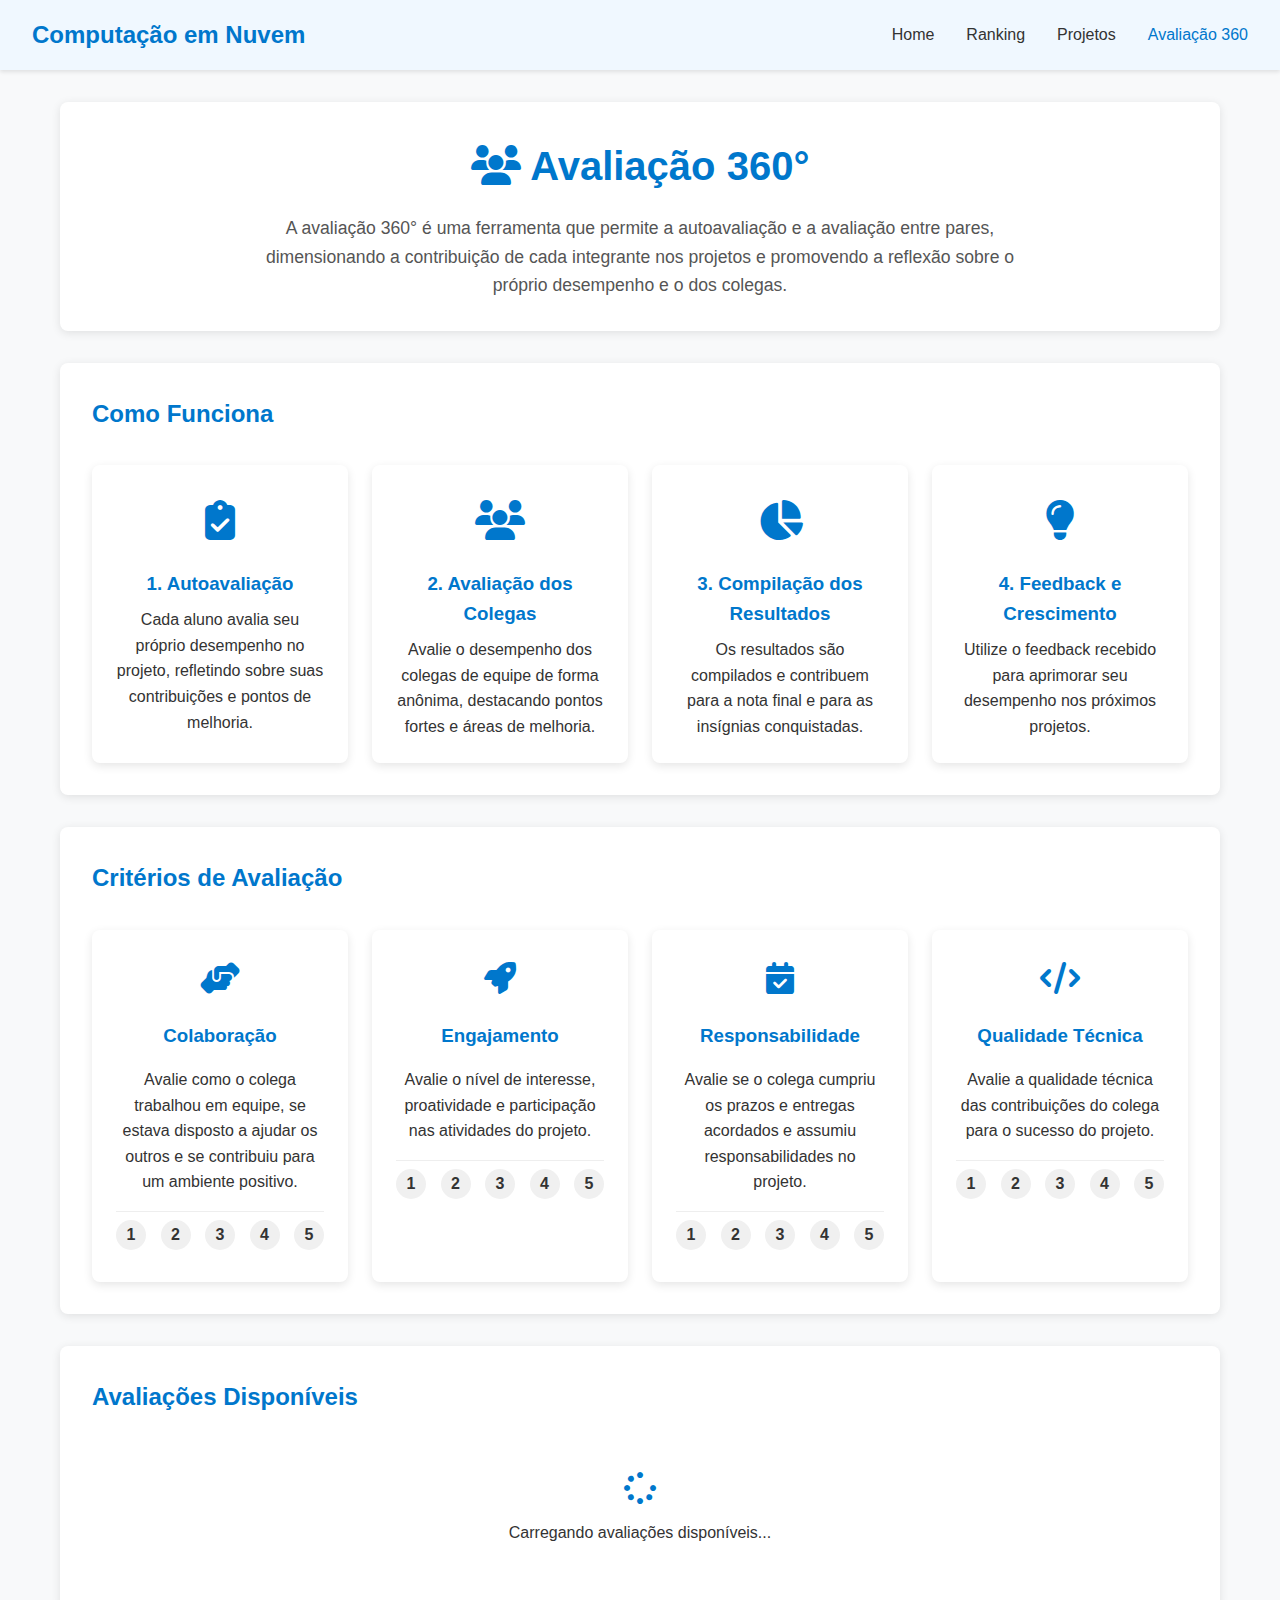
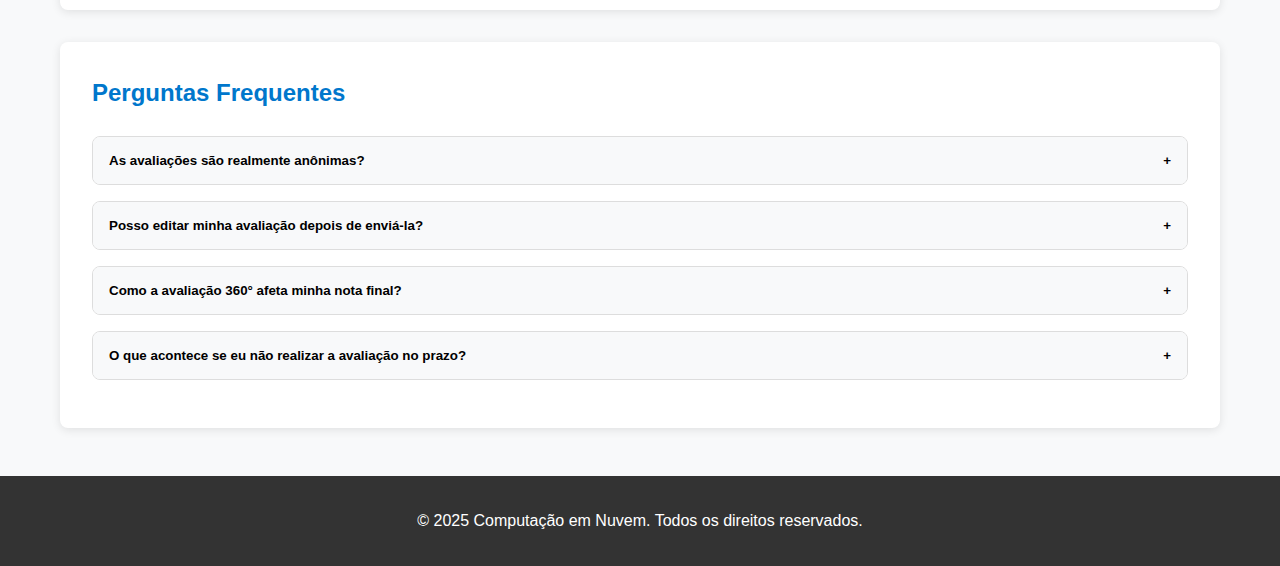
<file: avaliacao360.html>
<!DOCTYPE html>
<html lang="pt-BR">
<head>
  <meta charset="UTF-8">
  <meta name="viewport" content="width=device-width, initial-scale=1.0">
  <title>Avaliação 360° - Computação em Nuvem</title>
  <link rel="stylesheet" href="styles/avaliacao360.css">
  <link rel="stylesheet" href="https://cdnjs.cloudflare.com/ajax/libs/font-awesome/6.4.0/css/all.min.css">
</head>
<body>
  <header>
    <nav class="navbar">
      <div class="logo">
        <a href="index.html">Computação em Nuvem</a>
      </div>
      <ul class="nav-links">
        <li><a href="index.html">Home</a></li>
        <li><a href="ranking.html">Ranking</a></li>
        <li><a href="projetos.html">Projetos</a></li>
        <li><a href="avaliacao360.html" class="active">Avaliação 360</a></li>
      </ul>
      <div class="burger">
        <div class="line1"></div>
        <div class="line2"></div>
        <div class="line3"></div>
      </div>
    </nav>
  </header>

  <main class="container">
    <section class="evaluation-header">
      <h1><i class="fas fa-users"></i> Avaliação 360°</h1>
      <p class="description">A avaliação 360° é uma ferramenta que permite a autoavaliação e a avaliação entre pares, dimensionando a contribuição de cada integrante nos projetos e promovendo a reflexão sobre o próprio desempenho e o dos colegas.</p>
    </section>

    <section class="evaluation-info">
      <h2>Como Funciona</h2>
      <div class="process-steps">
        <div class="step">
          <div class="step-icon">
            <i class="fas fa-clipboard-check"></i>
          </div>
          <h3>1. Autoavaliação</h3>
          <p>Cada aluno avalia seu próprio desempenho no projeto, refletindo sobre suas contribuições e pontos de melhoria.</p>
        </div>
        
        <div class="step">
          <div class="step-icon">
            <i class="fas fa-users"></i>
          </div>
          <h3>2. Avaliação dos Colegas</h3>
          <p>Avalie o desempenho dos colegas de equipe de forma anônima, destacando pontos fortes e áreas de melhoria.</p>
        </div>
        
        <div class="step">
          <div class="step-icon">
            <i class="fas fa-chart-pie"></i>
          </div>
          <h3>3. Compilação dos Resultados</h3>
          <p>Os resultados são compilados e contribuem para a nota final e para as insígnias conquistadas.</p>
        </div>
        
        <div class="step">
          <div class="step-icon">
            <i class="fas fa-lightbulb"></i>
          </div>
          <h3>4. Feedback e Crescimento</h3>
          <p>Utilize o feedback recebido para aprimorar seu desempenho nos próximos projetos.</p>
        </div>
      </div>
    </section>

    <section class="evaluation-criteria">
      <h2>Critérios de Avaliação</h2>
      <div class="criteria-cards">
        <div class="criteria-card">
          <div class="criteria-icon">
            <i class="fas fa-hands-helping"></i>
          </div>
          <h3>Colaboração</h3>
          <p>Avalie como o colega trabalhou em equipe, se estava disposto a ajudar os outros e se contribuiu para um ambiente positivo.</p>
          <div class="criteria-scale">
            <span>1</span>
            <span>2</span>
            <span>3</span>
            <span>4</span>
            <span>5</span>
          </div>
        </div>
        
        <div class="criteria-card">
          <div class="criteria-icon">
            <i class="fas fa-rocket"></i>
          </div>
          <h3>Engajamento</h3>
          <p>Avalie o nível de interesse, proatividade e participação nas atividades do projeto.</p>
          <div class="criteria-scale">
            <span>1</span>
            <span>2</span>
            <span>3</span>
            <span>4</span>
            <span>5</span>
          </div>
        </div>
        
        <div class="criteria-card">
          <div class="criteria-icon">
            <i class="fas fa-calendar-check"></i>
          </div>
          <h3>Responsabilidade</h3>
          <p>Avalie se o colega cumpriu os prazos e entregas acordados e assumiu responsabilidades no projeto.</p>
          <div class="criteria-scale">
            <span>1</span>
            <span>2</span>
            <span>3</span>
            <span>4</span>
            <span>5</span>
          </div>
        </div>
        
        <div class="criteria-card">
          <div class="criteria-icon">
            <i class="fas fa-code"></i>
          </div>
          <h3>Qualidade Técnica</h3>
          <p>Avalie a qualidade técnica das contribuições do colega para o sucesso do projeto.</p>
          <div class="criteria-scale">
            <span>1</span>
            <span>2</span>
            <span>3</span>
            <span>4</span>
            <span>5</span>
          </div>
        </div>
      </div>
    </section>

    <section class="current-evaluations">
      <h2>Avaliações Disponíveis</h2>
      <div id="evaluation-list" class="evaluation-list">
        <div class="loading">
          <i class="fas fa-spinner fa-spin"></i>
          <p>Carregando avaliações disponíveis...</p>
        </div>
      </div>
    </section>

    <!-- Formulário será exibido quando uma avaliação for selecionada -->
    <section id="evaluation-form-section" class="evaluation-form-section" style="display: none;">
      <h2>Formulário de Avaliação</h2>
      <div class="form-container">
        <form id="evaluation-form">
          <div class="form-header">
            <h3 id="form-project-title">Projeto: [Nome do Projeto]</h3>
            <p id="form-group-name">Grupo: [Nome do Grupo]</p>
          </div>
          
          <div class="form-section">
            <h4>1. Autoavaliação</h4>
            <div class="form-group">
              <label for="self-collaboration">Colaboração:</label>
              <div class="rating-container">
                <div class="rating">
                  <input type="radio" id="self-collaboration-5" name="self-collaboration" value="5">
                  <label for="self-collaboration-5">5</label>
                  <input type="radio" id="self-collaboration-4" name="self-collaboration" value="4">
                  <label for="self-collaboration-4">4</label>
                  <input type="radio" id="self-collaboration-3" name="self-collaboration" value="3">
                  <label for="self-collaboration-3">3</label>
                  <input type="radio" id="self-collaboration-2" name="self-collaboration" value="2">
                  <label for="self-collaboration-2">2</label>
                  <input type="radio" id="self-collaboration-1" name="self-collaboration" value="1">
                  <label for="self-collaboration-1">1</label>
                </div>
              </div>
            </div>
            
            <div class="form-group">
              <label for="self-engagement">Engajamento:</label>
              <div class="rating-container">
                <div class="rating">
                  <input type="radio" id="self-engagement-5" name="self-engagement" value="5">
                  <label for="self-engagement-5">5</label>
                  <input type="radio" id="self-engagement-4" name="self-engagement" value="4">
                  <label for="self-engagement-4">4</label>
                  <input type="radio" id="self-engagement-3" name="self-engagement" value="3">
                  <label for="self-engagement-3">3</label>
                  <input type="radio" id="self-engagement-2" name="self-engagement" value="2">
                  <label for="self-engagement-2">2</label>
                  <input type="radio" id="self-engagement-1" name="self-engagement" value="1">
                  <label for="self-engagement-1">1</label>
                </div>
              </div>
            </div>
            
            <div class="form-group">
              <label for="self-responsibility">Responsabilidade:</label>
              <div class="rating-container">
                <div class="rating">
                  <input type="radio" id="self-responsibility-5" name="self-responsibility" value="5">
                  <label for="self-responsibility-5">5</label>
                  <input type="radio" id="self-responsibility-4" name="self-responsibility" value="4">
                  <label for="self-responsibility-4">4</label>
                  <input type="radio" id="self-responsibility-3" name="self-responsibility" value="3">
                  <label for="self-responsibility-3">3</label>
                  <input type="radio" id="self-responsibility-2" name="self-responsibility" value="2">
                  <label for="self-responsibility-2">2</label>
                  <input type="radio" id="self-responsibility-1" name="self-responsibility" value="1">
                  <label for="self-responsibility-1">1</label>
                </div>
              </div>
            </div>
            
            <div class="form-group">
              <label for="self-technical">Qualidade Técnica:</label>
              <div class="rating-container">
                <div class="rating">
                  <input type="radio" id="self-technical-5" name="self-technical" value="5">
                  <label for="self-technical-5">5</label>
                  <input type="radio" id="self-technical-4" name="self-technical" value="4">
                  <label for="self-technical-4">4</label>
                  <input type="radio" id="self-technical-3" name="self-technical" value="3">
                  <label for="self-technical-3">3</label>
                  <input type="radio" id="self-technical-2" name="self-technical" value="2">
                  <label for="self-technical-2">2</label>
                  <input type="radio" id="self-technical-1" name="self-technical" value="1">
                  <label for="self-technical-1">1</label>
                </div>
              </div>
            </div>

            <div class="form-group">
              <label for="self-comments">Comentários sobre sua própria participação:</label>
              <textarea id="self-comments" name="self-comments" rows="3" placeholder="Descreva suas principais contribuições e desafios enfrentados..."></textarea>
            </div>
          </div>
          
          <div class="form-section" id="peer-evaluation-container">
            <h4>2. Avaliação dos Colegas</h4>
            <p class="peer-note">As avaliações são anônimas. Avalie cada colega de grupo com honestidade e construtivamente.</p>
            
            <!-- Seções de avaliação de colegas serão geradas dinamicamente pelo JavaScript -->
            <div id="peer-evaluations">
              <!-- Um exemplo para mostrar a estrutura -->
              <div class="peer-evaluation" data-peer-id="exemplo">
                <h5>Colega: Exemplo</h5>
                
                <div class="form-group">
                  <label>Colaboração:</label>
                  <div class="rating-container">
                    <div class="rating">
                      <input type="radio" id="peer-exemplo-collaboration-5" name="peer-exemplo-collaboration" value="5">
                      <label for="peer-exemplo-collaboration-5">5</label>
                      <input type="radio" id="peer-exemplo-collaboration-4" name="peer-exemplo-collaboration" value="4">
                      <label for="peer-exemplo-collaboration-4">4</label>
                      <input type="radio" id="peer-exemplo-collaboration-3" name="peer-exemplo-collaboration" value="3">
                      <label for="peer-exemplo-collaboration-3">3</label>
                      <input type="radio" id="peer-exemplo-collaboration-2" name="peer-exemplo-collaboration" value="2">
                      <label for="peer-exemplo-collaboration-2">2</label>
                      <input type="radio" id="peer-exemplo-collaboration-1" name="peer-exemplo-collaboration" value="1">
                      <label for="peer-exemplo-collaboration-1">1</label>
                    </div>
                  </div>
                </div>
                
                <div class="form-group">
                  <label>Comentários sobre este colega:</label>
                  <textarea name="peer-exemplo-comments" rows="2" placeholder="Descreva os pontos fortes e áreas de melhoria..."></textarea>
                </div>
              </div>
            </div>
          </div>
          
          <div class="form-actions">
            <button type="submit" class="btn-submit">Enviar Avaliação</button>
            <button type="button" class="btn-cancel">Cancelar</button>
          </div>
        </form>
      </div>
    </section>

    <section class="evaluation-faq">
      <h2>Perguntas Frequentes</h2>
      <div class="accordion">
        <div class="accordion-item">
          <button class="accordion-button">
            As avaliações são realmente anônimas?
            <span class="accordion-icon">+</span>
          </button>
          <div class="accordion-content">
            <p>Sim, o sistema foi projetado para garantir o anonimato das avaliações entre colegas. O professor terá acesso aos dados para fins de avaliação, mas os alunos não saberão quem os avaliou.</p>
          </div>
        </div>
        
        <div class="accordion-item">
          <button class="accordion-button">
            Posso editar minha avaliação depois de enviá-la?
            <span class="accordion-icon">+</span>
          </button>
          <div class="accordion-content">
            <p>Não, após o envio da avaliação, não é possível editá-la. Por isso, revise cuidadosamente antes de enviar.</p>
          </div>
        </div>
        
        <div class="accordion-item">
          <button class="accordion-button">
            Como a avaliação 360° afeta minha nota final?
            <span class="accordion-icon">+</span>
          </button>
          <div class="accordion-content">
            <p>A avaliação 360° corresponde a 20% da nota final da disciplina. Os resultados também influenciam na categoria das insígnias conquistadas, podendo elevar ou reduzir o nível de acordo com sua contribuição ao projeto.</p>
          </div>
        </div>
        
        <div class="accordion-item">
          <button class="accordion-button">
            O que acontece se eu não realizar a avaliação no prazo?
            <span class="accordion-icon">+</span>
          </button>
          <div class="accordion-content">
            <p>A não realização da avaliação 360° dentro do prazo resultará em uma penalidade na nota do projeto correspondente e poderá afetar a categoria das insígnias conquistadas.</p>
          </div>
        </div>
      </div>
    </section>
  </main>

  <footer>
    <div class="footer-content">
      <p>&copy; 2025 Computação em Nuvem. Todos os direitos reservados.</p>
    </div>
  </footer>

  <script>
    // Firebase Configuration
    const firebaseConfig = {
      apiKey: "AIzaSyDH9hUEuMlsbPyq5rO5zldBnNQOX26bbG4",
      authDomain: "comp-nuvem-2025.firebaseapp.com",
      databaseURL: "https://comp-nuvem-2025-default-rtdb.firebaseio.com",
      projectId: "comp-nuvem-2025",
      storageBucket: "comp-nuvem-2025.firebasestorage.app",
      messagingSenderId: "60212118707",
      appId: "1:60212118707:web:714faf88ddfd3b536c9cc6"
    };

    // Initialize Firebase
    firebase.initializeApp(firebaseConfig);
    const database = firebase.database();

    // Mobile Navigation Toggle
    const navSlide = () => {
      const burger = document.querySelector('.burger');
      const nav = document.querySelector('.nav-links');
      const navLinks = document.querySelectorAll('.nav-links li');

      burger.addEventListener('click', () => {
        nav.classList.toggle('nav-active');
        burger.classList.toggle('toggle');
        
        navLinks.forEach((link, index) => {
          if (link.style.animation) {
            link.style.animation = '';
          } else {
            link.style.animation = `navLinkFade 0.5s ease forwards ${index / 7 + 0.3}s`;
          }
        });
      });
    }

    // Accordion Functionality
    const initAccordion = () => {
      const accordionButtons = document.querySelectorAll('.accordion-button');
      
      accordionButtons.forEach(button => {
        button.addEventListener('click', () => {
          const content = button.nextElementSibling;
          const icon = button.querySelector('.accordion-icon');
          
          if (content.style.display === 'block') {
            content.style.display = 'none';
            icon.textContent = '+';
          } else {
            content.style.display = 'block';
            icon.textContent = '-';
          }
        });
      });
    }

    // Initialize the page
    document.addEventListener('DOMContentLoaded', () => {
      navSlide();
      initAccordion();
      
      // Remover temporariamente o carregamento do Firebase para simplificar
      const evaluationList = document.getElementById('evaluation-list');
      evaluationList.innerHTML = `
        <div class="empty-state">
          <p>Não há avaliações disponíveis no momento.</p>
          <p>As avaliações serão abertas conforme o progresso dos projetos.</p>
        </div>
      `;
    });
  </script>
</body>
</html>
</file>
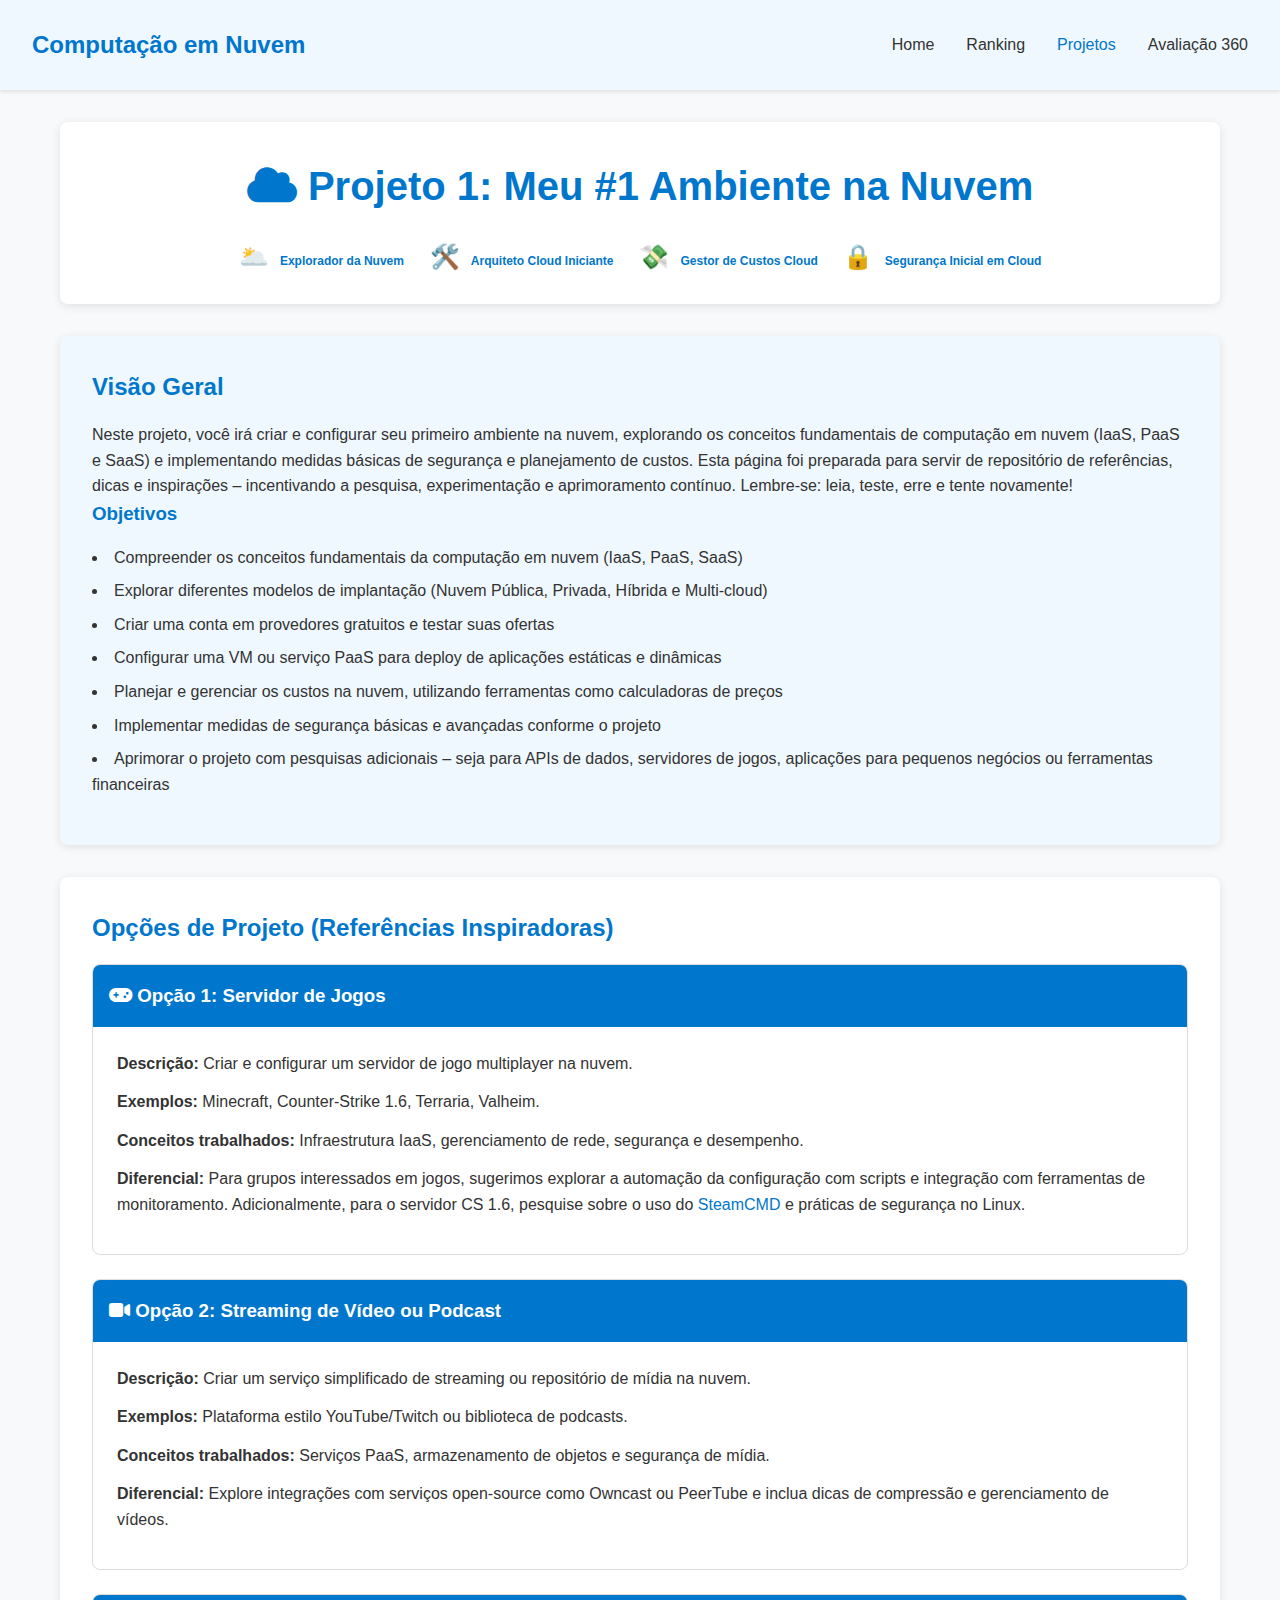
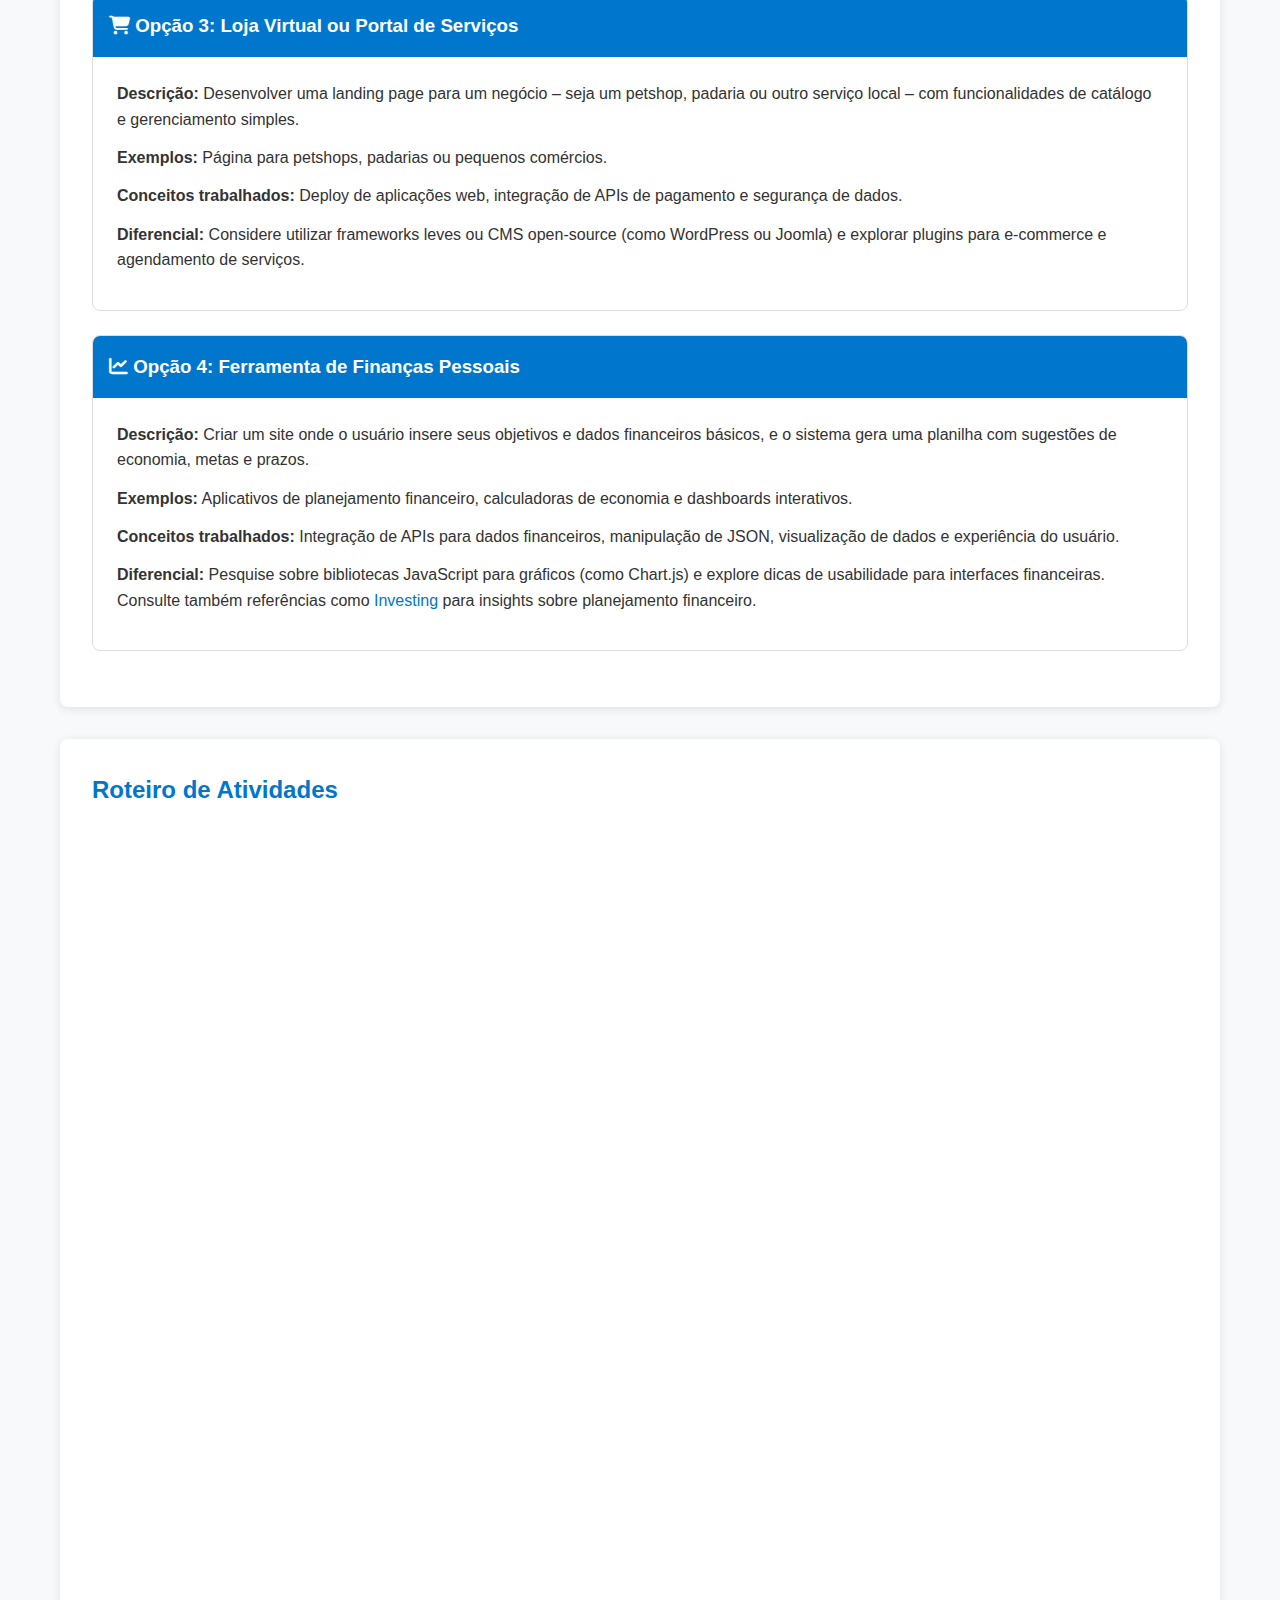
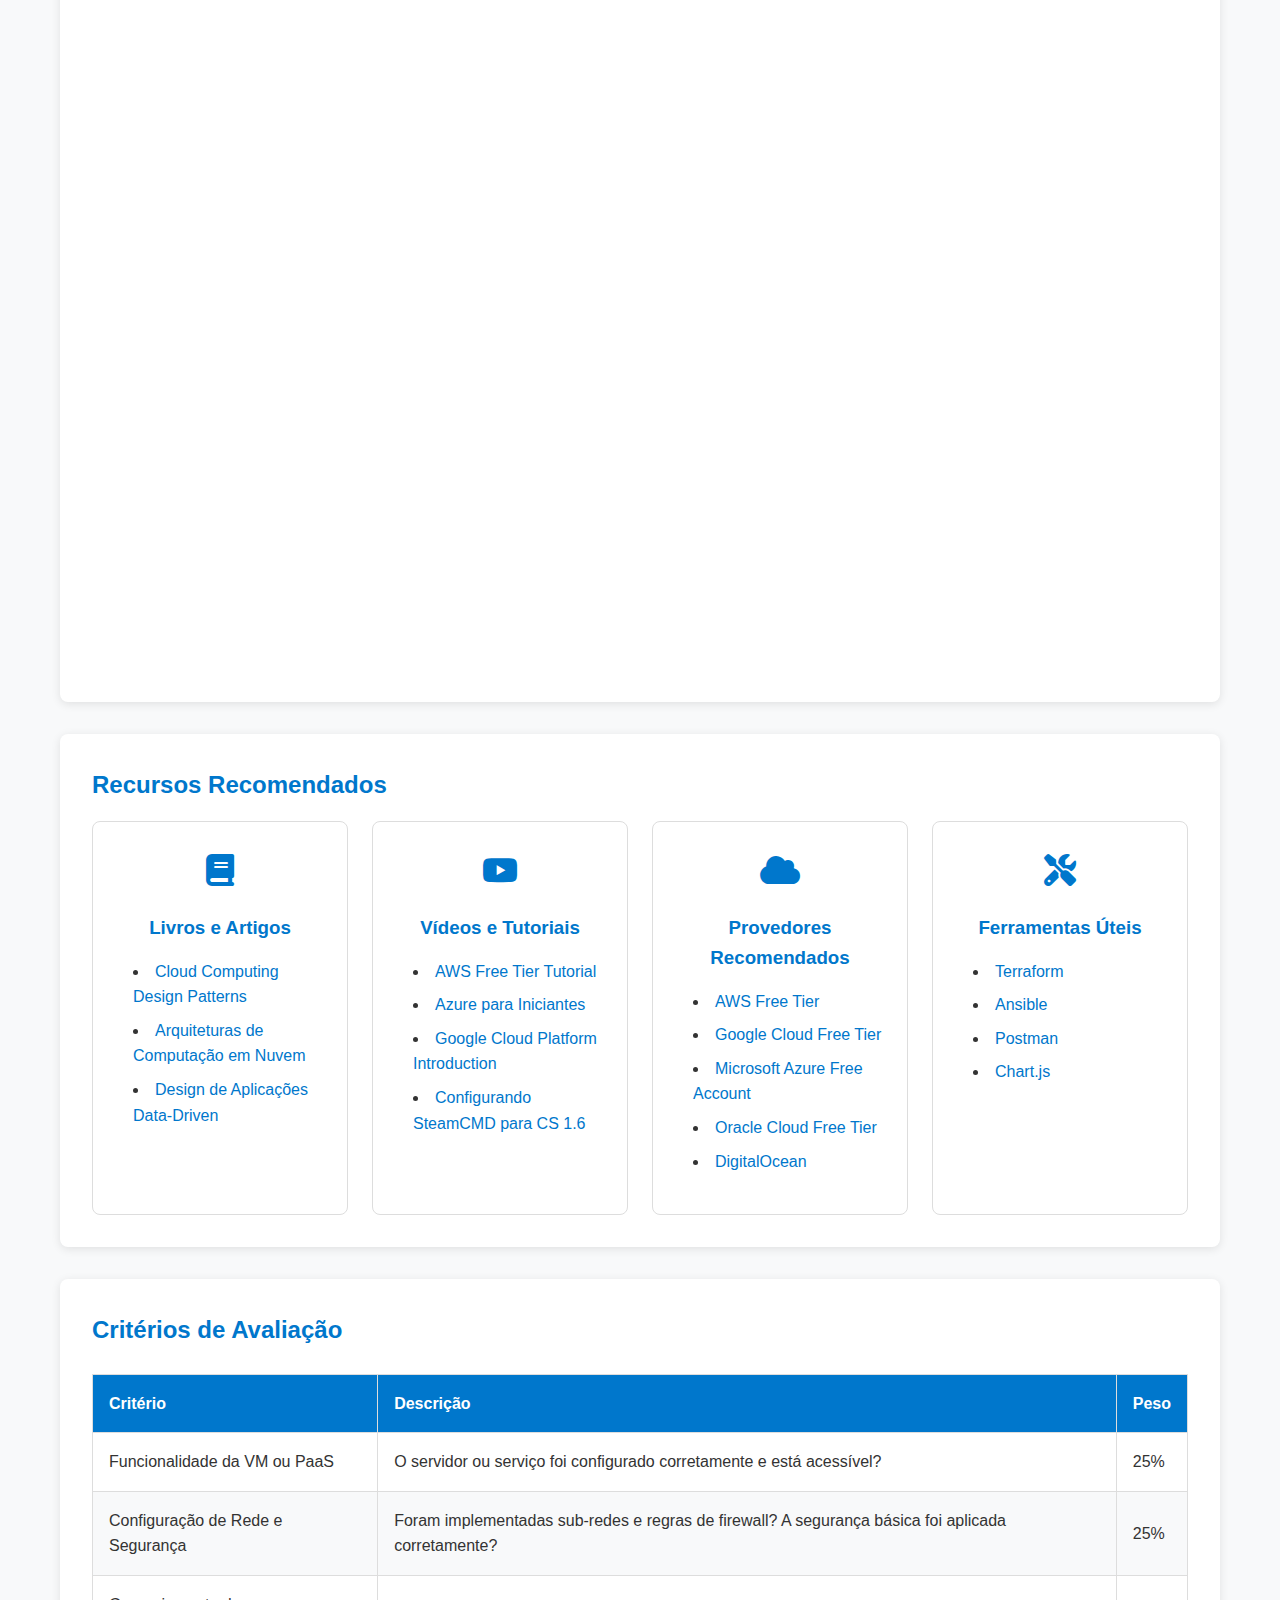
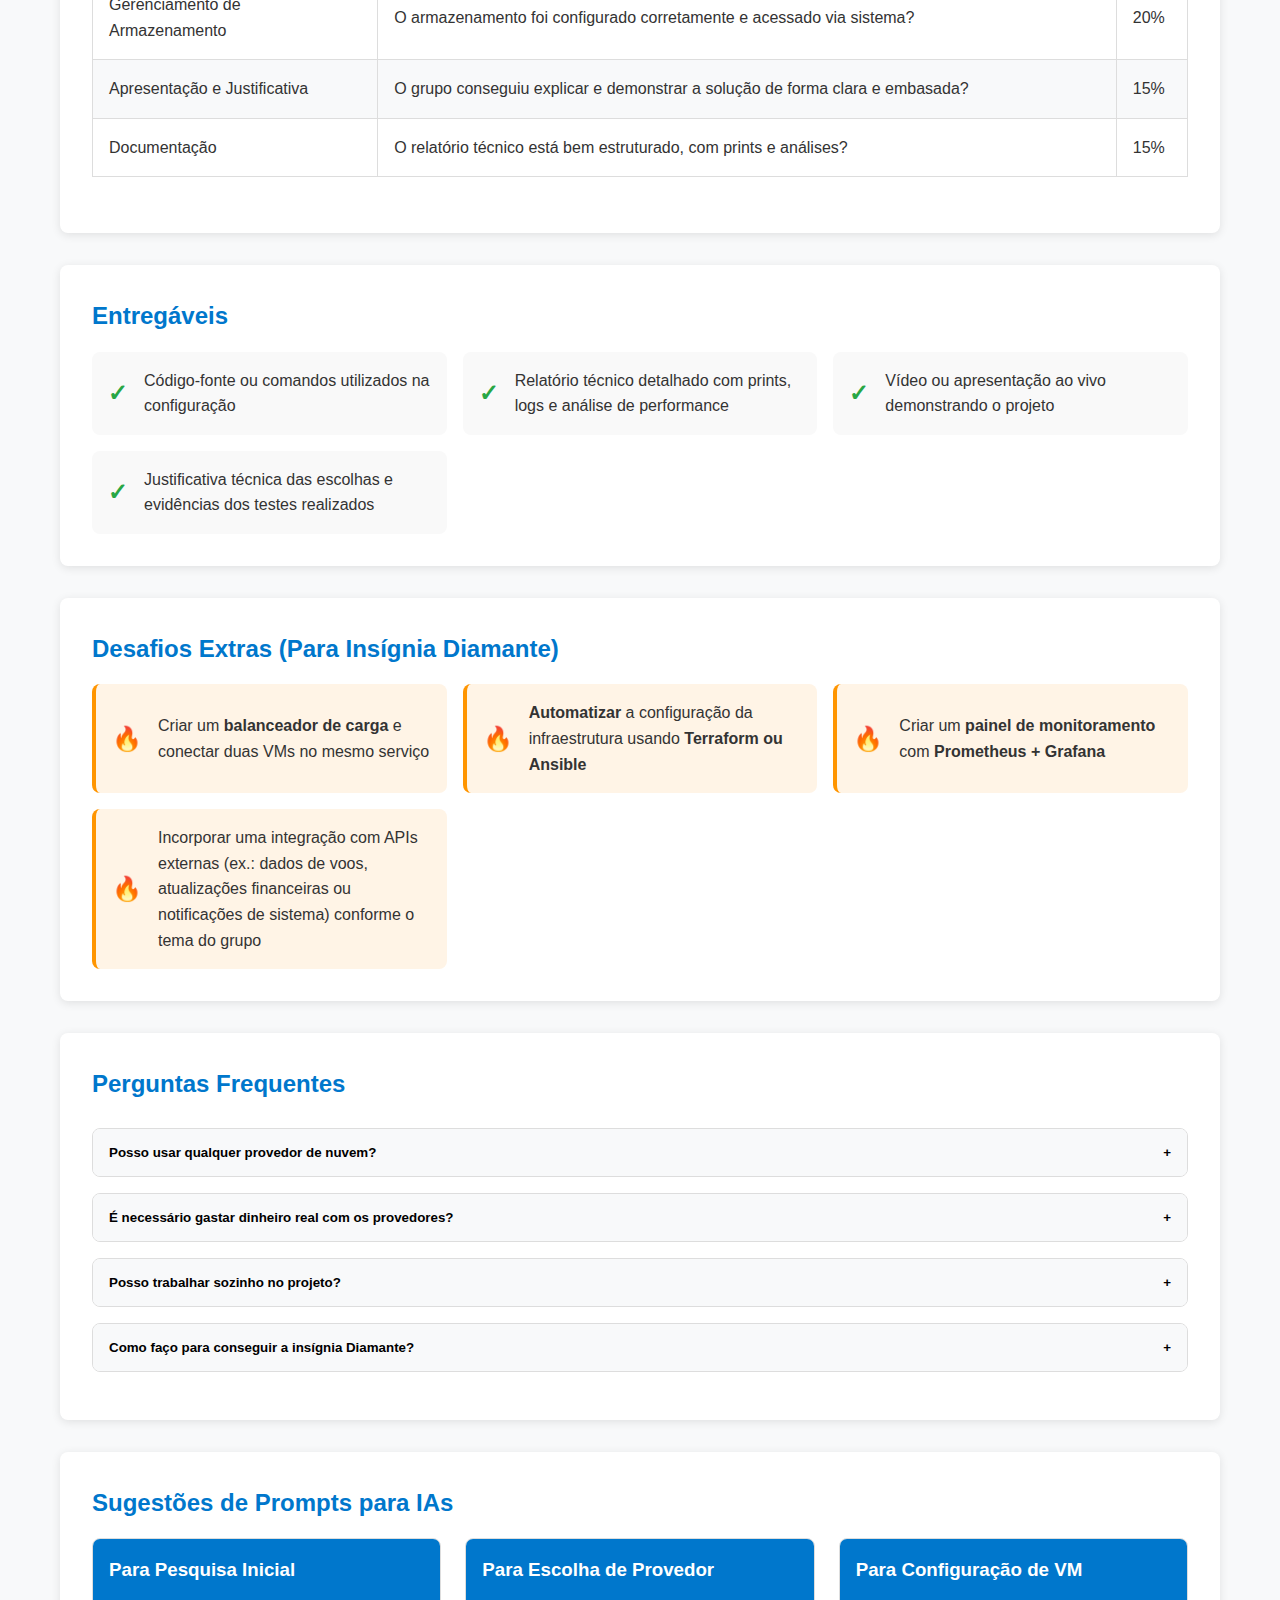
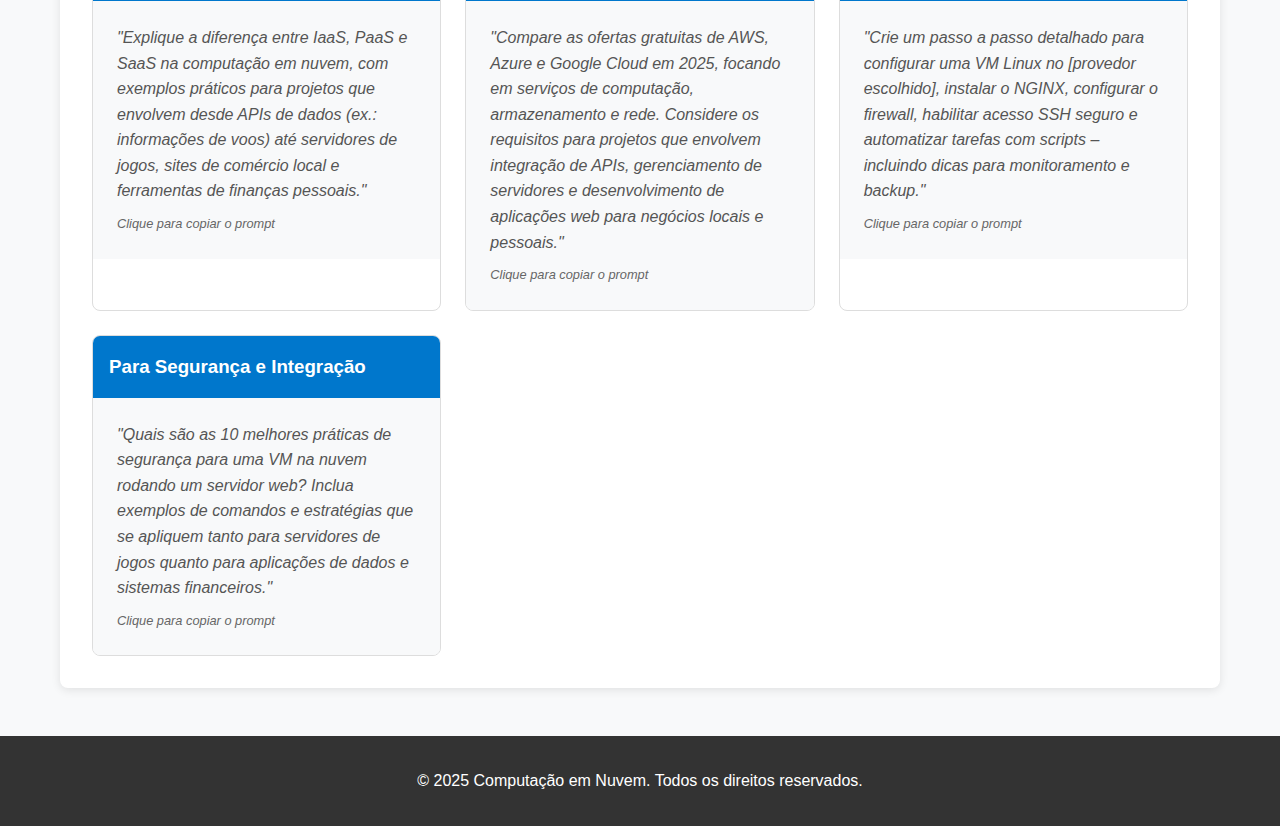
<file: projeto1.html>
<!DOCTYPE html>
<html lang="pt-BR">
<head>
  <meta charset="UTF-8">
  <meta name="viewport" content="width=device-width, initial-scale=1.0">
  <title>Projeto 1: Meu #1 Ambiente na Nuvem - Computação em Nuvem</title>
  <link rel="stylesheet" href="styles/projeto1.css">
  <link rel="stylesheet" href="https://cdnjs.cloudflare.com/ajax/libs/font-awesome/6.4.0/css/all.min.css">
</head>
<body>
  <header>
    <nav class="navbar">
      <div class="logo">
        <a href="index.html">Computação em Nuvem</a>
      </div>
      <ul class="nav-links">
        <li><a href="index.html">Home</a></li>
        <li><a href="ranking.html">Ranking</a></li>
        <li><a href="projetos.html" class="active">Projetos</a></li>
        <li><a href="avaliacao360.html">Avaliação 360</a></li>
      </ul>
      <div class="burger">
        <div class="line1"></div>
        <div class="line2"></div>
        <div class="line3"></div>
      </div>
    </nav>
  </header>

  <main class="container">
    <!-- Cabeçalho do Projeto -->
    <section class="project-header">
      <h1><i class="fas fa-cloud"></i> Projeto 1: Meu #1 Ambiente na Nuvem</h1>
      <div class="badges">
        <div class="badge">
          <span class="badge-icon">🌥️</span>
          <span class="badge-name">Explorador da Nuvem</span>
        </div>
        <div class="badge">
          <span class="badge-icon">🛠️</span>
          <span class="badge-name">Arquiteto Cloud Iniciante</span>
        </div>
        <div class="badge">
          <span class="badge-icon">💸</span>
          <span class="badge-name">Gestor de Custos Cloud</span>
        </div>
        <div class="badge">
          <span class="badge-icon">🔒</span>
          <span class="badge-name">Segurança Inicial em Cloud</span>
        </div>
      </div>
    </section>

    <!-- Visão Geral -->
    <section class="project-overview">
      <h2>Visão Geral</h2>
      <p>
        Neste projeto, você irá criar e configurar seu primeiro ambiente na nuvem, explorando os conceitos fundamentais de computação em nuvem (IaaS, PaaS e SaaS) e implementando medidas básicas de segurança e planejamento de custos. Esta página foi preparada para servir de repositório de referências, dicas e inspirações – incentivando a pesquisa, experimentação e aprimoramento contínuo. Lembre-se: leia, teste, erre e tente novamente!
      </p>
      
      <div class="objectives">
        <h3>Objetivos</h3>
        <ul>
          <li>Compreender os conceitos fundamentais da computação em nuvem (IaaS, PaaS, SaaS)</li>
          <li>Explorar diferentes modelos de implantação (Nuvem Pública, Privada, Híbrida e Multi-cloud)</li>
          <li>Criar uma conta em provedores gratuitos e testar suas ofertas</li>
          <li>Configurar uma VM ou serviço PaaS para deploy de aplicações estáticas e dinâmicas</li>
          <li>Planejar e gerenciar os custos na nuvem, utilizando ferramentas como calculadoras de preços</li>
          <li>Implementar medidas de segurança básicas e avançadas conforme o projeto</li>
          <li>Aprimorar o projeto com pesquisas adicionais – seja para APIs de dados, servidores de jogos, aplicações para pequenos negócios ou ferramentas financeiras</li>
        </ul>
      </div>
    </section>

    <!-- Opções de Projeto (Exemplos de Referência) -->
    <section class="project-options">
      <h2>Opções de Projeto (Referências Inspiradoras)</h2>
      
      <div class="option-card">
        <div class="option-header">
          <h3><i class="fas fa-gamepad"></i> Opção 1: Servidor de Jogos</h3>
        </div>
        <div class="option-content">
          <p><strong>Descrição:</strong> Criar e configurar um servidor de jogo multiplayer na nuvem.</p>
          <p><strong>Exemplos:</strong> Minecraft, Counter-Strike 1.6, Terraria, Valheim.</p>
          <p><strong>Conceitos trabalhados:</strong> Infraestrutura IaaS, gerenciamento de rede, segurança e desempenho.</p>
          <p><strong>Diferencial:</strong> Para grupos interessados em jogos, sugerimos explorar a automação da configuração com scripts e integração com ferramentas de monitoramento. Adicionalmente, para o servidor CS 1.6, pesquise sobre o uso do <a href="https://developer.valvesoftware.com/wiki/SteamCMD" target="_blank">SteamCMD</a> e práticas de segurança no Linux.</p>
        </div>
      </div>
      
      <div class="option-card">
        <div class="option-header">
          <h3><i class="fas fa-video"></i> Opção 2: Streaming de Vídeo ou Podcast</h3>
        </div>
        <div class="option-content">
          <p><strong>Descrição:</strong> Criar um serviço simplificado de streaming ou repositório de mídia na nuvem.</p>
          <p><strong>Exemplos:</strong> Plataforma estilo YouTube/Twitch ou biblioteca de podcasts.</p>
          <p><strong>Conceitos trabalhados:</strong> Serviços PaaS, armazenamento de objetos e segurança de mídia.</p>
          <p><strong>Diferencial:</strong> Explore integrações com serviços open-source como Owncast ou PeerTube e inclua dicas de compressão e gerenciamento de vídeos.</p>
        </div>
      </div>
      
      <div class="option-card">
        <div class="option-header">
          <h3><i class="fas fa-shopping-cart"></i> Opção 3: Loja Virtual ou Portal de Serviços</h3>
        </div>
        <div class="option-content">
          <p><strong>Descrição:</strong> Desenvolver uma landing page para um negócio – seja um petshop, padaria ou outro serviço local – com funcionalidades de catálogo e gerenciamento simples.</p>
          <p><strong>Exemplos:</strong> Página para petshops, padarias ou pequenos comércios.</p>
          <p><strong>Conceitos trabalhados:</strong> Deploy de aplicações web, integração de APIs de pagamento e segurança de dados.</p>
          <p><strong>Diferencial:</strong> Considere utilizar frameworks leves ou CMS open-source (como WordPress ou Joomla) e explorar plugins para e-commerce e agendamento de serviços.</p>
        </div>
      </div>

      <div class="option-card">
        <div class="option-header">
          <h3><i class="fas fa-chart-line"></i> Opção 4: Ferramenta de Finanças Pessoais</h3>
        </div>
        <div class="option-content">
          <p><strong>Descrição:</strong> Criar um site onde o usuário insere seus objetivos e dados financeiros básicos, e o sistema gera uma planilha com sugestões de economia, metas e prazos.</p>
          <p><strong>Exemplos:</strong> Aplicativos de planejamento financeiro, calculadoras de economia e dashboards interativos.</p>
          <p><strong>Conceitos trabalhados:</strong> Integração de APIs para dados financeiros, manipulação de JSON, visualização de dados e experiência do usuário.</p>
          <p><strong>Diferencial:</strong> Pesquise sobre bibliotecas JavaScript para gráficos (como Chart.js) e explore dicas de usabilidade para interfaces financeiras. Consulte também referências como <a href="https://br.investing.com/analysis/financas-pessoais-descomplicadas-escolhas-para-2025-200468068" target="_blank">Investing</a> para insights sobre planejamento financeiro.</p>
        </div>
      </div>
    </section>

    <!-- Roteiro de Atividades -->
    <section class="project-roadmap">
      <h2>Roteiro de Atividades</h2>
      
      <div class="roadmap-step">
        <div class="step-number">1</div>
        <div class="step-content">
          <h3>Pesquisa e Planejamento Inicial</h3>
          <div class="tasks">
            <h4>Estudo dos conceitos básicos:</h4>
            <ul>
              <li>Modelos de Computação em Nuvem (Pública, Privada, Híbrida)</li>
              <li>Diferença entre IaaS, PaaS e SaaS</li>
              <li>Filosofias de precificação e controle de custos</li>
            </ul>
            
            <h4>Escolha do provedor e Ferramentas:</h4>
            <ul>
              <li>Criar uma conta gratuita no provedor escolhido</li>
              <li>Analisar as ofertas de AWS Free Tier, Google Cloud Free Tier, Azure Sandbox, Oracle Cloud e DigitalOcean</li>
            </ul>
            
            <h4>Definir o projeto e coletar referências:</h4>
            <ul>
              <li>Reunir referências específicas para seu tema (APIs de voos, servidores de jogos, soluções para pequenos negócios ou ferramentas financeiras)</li>
              <li>Pesquisar tutoriais e estudos de caso online – por exemplo, usar <a href="https://www.postman.com/" target="_blank">Postman</a> para testar APIs ou consultar documentações oficiais</li>
            </ul>
          </div>
        </div>
      </div>
      
      <div class="roadmap-step">
        <div class="step-number">2</div>
        <div class="step-content">
          <h3>Configuração da Infraestrutura</h3>
          <div class="tasks">
            <h4>Criando a Máquina Virtual (VM) ou Serviço PaaS</h4>
            <ul>
              <li>Configurar uma VM Linux ou Windows e instalar um servidor web (ex.: NGINX ou Apache)</li>
              <li>Alternativa: Usar um serviço PaaS para sites estáticos, como Netlify ou Firebase Hosting</li>
              <li>Configurar acesso remoto (SSH, RDP) e considerar scripts de automação (Terraform ou Ansible)</li>
            </ul>
            
            <h4>Configuração de Rede e Segurança</h4>
            <ul>
              <li>Estabelecer uma VPC com sub-redes, aplicar regras de firewall e implementar medidas de segurança (chaves SSH, senhas robustas)</li>
              <li>Para servidores de jogos ou aplicações críticas, consulte práticas de segurança específicas e configure monitoramento de acessos</li>
            </ul>
            
            <h4>Gerenciamento de Armazenamento</h4>
            <ul>
              <li>Definir volumes de armazenamento adequados (Bloco, Objeto ou Arquivos) e testar upload/download de arquivos</li>
              <li>Explorar a criação de backups automáticos e a integração com serviços de armazenamento, como AWS S3 ou Google Cloud Storage</li>
            </ul>
          </div>
        </div>
      </div>
      
      <div class="roadmap-step">
        <div class="step-number">3</div>
        <div class="step-content">
          <h3>Testes e Validação</h3>
          <div class="tasks">
            <h4>Testes de Acesso e Segurança</h4>
            <ul>
              <li>Realizar testes de conectividade (ping, acesso remoto via SSH ou browser)</li>
              <li>Validar as configurações de firewall e segurança, simulando tentativas de acesso não autorizado</li>
              <li>Executar testes de performance e carga – especialmente para servidores de jogos e aplicações interativas</li>
            </ul>
            
            <p><strong>Desafio Extra:</strong> Desenvolva um script de monitoramento utilizando ferramentas como Prometheus + Grafana ou Zabbix.</p>
          </div>
        </div>
      </div>
      
      <div class="roadmap-step">
        <div class="step-number">4</div>
        <div class="step-content">
          <h3>Apresentação e Documentação</h3>
          <div class="tasks">
            <h4>Relatório Técnico:</h4>
            <ul>
              <li>Explique a escolha do provedor e a arquitetura adotada</li>
              <li>Inclua prints, logs e detalhes das configurações realizadas</li>
              <li>Analise o consumo de recursos e custos dentro do plano gratuito</li>
            </ul>
            
            <h4>Apresentação Final:</h4>
            <ul>
              <li>Realize uma demonstração do ambiente em funcionamento (vídeo ou apresentação ao vivo)</li>
              <li>Justifique as escolhas técnicas e apresente os resultados dos testes</li>
            </ul>
          </div>
        </div>
      </div>
    </section>

    <!-- Recursos Recomendados -->
    <section class="project-resources">
      <h2>Recursos Recomendados</h2>
      
      <div class="resources-grid">
        <div class="resource-card">
          <div class="resource-icon"><i class="fas fa-book"></i></div>
          <h3>Livros e Artigos</h3>
          <ul>
            <li><a href="https://www.oreilly.com/library/view/cloud-computing-design/9781491984305/" target="_blank">Cloud Computing Design Patterns</a></li>
            <li><a href="https://www.infoq.com/articles/cloud-computing-architectures/" target="_blank">Arquiteturas de Computação em Nuvem</a></li>
            <li><a href="https://www.smashingmagazine.com/2018/02/designing-data-driven-web-apps/" target="_blank">Design de Aplicações Data-Driven</a></li>
          </ul>
        </div>
        
        <div class="resource-card">
          <div class="resource-icon"><i class="fab fa-youtube"></i></div>
          <h3>Vídeos e Tutoriais</h3>
          <ul>
            <li><a href="https://www.youtube.com/watch?v=RWgW-CgdIk0" target="_blank">AWS Free Tier Tutorial</a></li>
            <li><a href="https://www.youtube.com/watch?v=QAbqJzd0PEE" target="_blank">Azure para Iniciantes</a></li>
            <li><a href="https://www.youtube.com/watch?v=HXV3zeQKqGY" target="_blank">Google Cloud Platform Introduction</a></li>
            <li><a href="https://www.youtube.com/watch?v=Snf6t5Ddbdk" target="_blank">Configurando SteamCMD para CS 1.6</a></li>
          </ul>
        </div>
        
        <div class="resource-card">
          <div class="resource-icon"><i class="fas fa-cloud"></i></div>
          <h3>Provedores Recomendados</h3>
          <ul>
            <li><a href="https://aws.amazon.com/free/" target="_blank">AWS Free Tier</a></li>
            <li><a href="https://cloud.google.com/free/" target="_blank">Google Cloud Free Tier</a></li>
            <li><a href="https://azure.microsoft.com/free/" target="_blank">Microsoft Azure Free Account</a></li>
            <li><a href="https://www.oracle.com/cloud/free/" target="_blank">Oracle Cloud Free Tier</a></li>
            <li><a href="https://www.digitalocean.com/" target="_blank">DigitalOcean</a></li>
          </ul>
        </div>
        
        <div class="resource-card">
          <div class="resource-icon"><i class="fas fa-tools"></i></div>
          <h3>Ferramentas Úteis</h3>
          <ul>
            <li><a href="https://www.terraform.io/" target="_blank">Terraform</a></li>
            <li><a href="https://www.ansible.com/" target="_blank">Ansible</a></li>
            <li><a href="https://www.postman.com/" target="_blank">Postman</a></li>
            <li><a href="https://www.chartjs.org/" target="_blank">Chart.js</a></li>
          </ul>
        </div>
      </div>
    </section>

    <!-- Critérios de Avaliação -->
    <section class="project-evaluation">
      <h2>Critérios de Avaliação</h2>
      
      <table class="evaluation-table">
        <thead>
          <tr>
            <th>Critério</th>
            <th>Descrição</th>
            <th>Peso</th>
          </tr>
        </thead>
        <tbody>
          <tr>
            <td>Funcionalidade da VM ou PaaS</td>
            <td>O servidor ou serviço foi configurado corretamente e está acessível?</td>
            <td>25%</td>
          </tr>
          <tr>
            <td>Configuração de Rede e Segurança</td>
            <td>Foram implementadas sub-redes e regras de firewall? A segurança básica foi aplicada corretamente?</td>
            <td>25%</td>
          </tr>
          <tr>
            <td>Gerenciamento de Armazenamento</td>
            <td>O armazenamento foi configurado corretamente e acessado via sistema?</td>
            <td>20%</td>
          </tr>
          <tr>
            <td>Apresentação e Justificativa</td>
            <td>O grupo conseguiu explicar e demonstrar a solução de forma clara e embasada?</td>
            <td>15%</td>
          </tr>
          <tr>
            <td>Documentação</td>
            <td>O relatório técnico está bem estruturado, com prints e análises?</td>
            <td>15%</td>
          </tr>
        </tbody>
      </table>
    </section>

    <!-- Entregáveis -->
    <section class="project-deliverables">
      <h2>Entregáveis</h2>
      
      <div class="deliverables-list">
        <div class="deliverable-item">
          <span class="checkmark">✓</span>
          <p>Código-fonte ou comandos utilizados na configuração</p>
        </div>
        <div class="deliverable-item">
          <span class="checkmark">✓</span>
          <p>Relatório técnico detalhado com prints, logs e análise de performance</p>
        </div>
        <div class="deliverable-item">
          <span class="checkmark">✓</span>
          <p>Vídeo ou apresentação ao vivo demonstrando o projeto</p>
        </div>
        <div class="deliverable-item">
          <span class="checkmark">✓</span>
          <p>Justificativa técnica das escolhas e evidências dos testes realizados</p>
        </div>
      </div>
    </section>

    <!-- Desafios Extras para Insígnia Diamante -->
    <section class="project-extra">
      <h2>Desafios Extras (Para Insígnia Diamante)</h2>
      
      <div class="extra-challenges">
        <div class="challenge-item">
          <span class="challenge-icon">🔥</span>
          <p>Criar um <strong>balanceador de carga</strong> e conectar duas VMs no mesmo serviço</p>
        </div>
        <div class="challenge-item">
          <span class="challenge-icon">🔥</span>
          <p><strong>Automatizar</strong> a configuração da infraestrutura usando <strong>Terraform ou Ansible</strong></p>
        </div>
        <div class="challenge-item">
          <span class="challenge-icon">🔥</span>
          <p>Criar um <strong>painel de monitoramento</strong> com <strong>Prometheus + Grafana</strong></p>
        </div>
        <div class="challenge-item">
          <span class="challenge-icon">🔥</span>
          <p>Incorporar uma integração com APIs externas (ex.: dados de voos, atualizações financeiras ou notificações de sistema) conforme o tema do grupo</p>
        </div>
      </div>
    </section>

    <!-- Perguntas Frequentes -->
    <section class="project-faq">
      <h2>Perguntas Frequentes</h2>
      
      <div class="accordion">
        <div class="accordion-item">
          <button class="accordion-button">
            Posso usar qualquer provedor de nuvem?
            <span class="accordion-icon">+</span>
          </button>
          <div class="accordion-content">
            <p>Sim, você pode escolher qualquer provedor que ofereça uma camada gratuita ou créditos para estudantes. Recomendamos AWS, Azure, Google Cloud, Oracle Cloud ou DigitalOcean, considerando as especificidades de cada projeto.</p>
          </div>
        </div>
        
        <div class="accordion-item">
          <button class="accordion-button">
            É necessário gastar dinheiro real com os provedores?
            <span class="accordion-icon">+</span>
          </button>
          <div class="accordion-content">
            <p>Não! Os projetos foram planejados para serem realizados dentro dos limites gratuitos dos provedores. Contudo, monitore o uso dos recursos para evitar surpresas.</p>
          </div>
        </div>
        
        <div class="accordion-item">
          <button class="accordion-button">
            Posso trabalhar sozinho no projeto?
            <span class="accordion-icon">+</span>
          </button>
          <div class="accordion-content">
            <p>Os projetos foram idealizados para grupos de 3 a 5 alunos. Trabalhar em equipe é parte fundamental do processo, mas exceções podem ser discutidas diretamente com o professor.</p>
          </div>
        </div>
        
        <div class="accordion-item">
          <button class="accordion-button">
            Como faço para conseguir a insígnia Diamante?
            <span class="accordion-icon">+</span>
          </button>
          <div class="accordion-content">
            <p>Para atingir a insígnia Diamante, seu projeto deve atender com excelência os requisitos básicos, implementar ao menos um dos desafios extras – que podem ser adaptados ao tema do grupo –, demonstrar alta qualidade técnica, documentação robusta e criatividade na implementação.</p>
          </div>
        </div>
      </div>
    </section>

    <!-- Sugestões de Prompts para IAs -->
    <section class="project-prompts">
      <h2>Sugestões de Prompts para IAs</h2>
      
      <div class="prompts-container">
        <div class="prompt-card">
          <h3>Para Pesquisa Inicial</h3>
          <div class="prompt-content">
            <p>"Explique a diferença entre IaaS, PaaS e SaaS na computação em nuvem, com exemplos práticos para projetos que envolvem desde APIs de dados (ex.: informações de voos) até servidores de jogos, sites de comércio local e ferramentas de finanças pessoais."</p>
          </div>
        </div>
        
        <div class="prompt-card">
          <h3>Para Escolha de Provedor</h3>
          <div class="prompt-content">
            <p>"Compare as ofertas gratuitas de AWS, Azure e Google Cloud em 2025, focando em serviços de computação, armazenamento e rede. Considere os requisitos para projetos que envolvem integração de APIs, gerenciamento de servidores e desenvolvimento de aplicações web para negócios locais e pessoais."</p>
          </div>
        </div>
        
        <div class="prompt-card">
          <h3>Para Configuração de VM</h3>
          <div class="prompt-content">
            <p>"Crie um passo a passo detalhado para configurar uma VM Linux no [provedor escolhido], instalar o NGINX, configurar o firewall, habilitar acesso SSH seguro e automatizar tarefas com scripts – incluindo dicas para monitoramento e backup."</p>
          </div>
        </div>
        
        <div class="prompt-card">
          <h3>Para Segurança e Integração</h3>
          <div class="prompt-content">
            <p>"Quais são as 10 melhores práticas de segurança para uma VM na nuvem rodando um servidor web? Inclua exemplos de comandos e estratégias que se apliquem tanto para servidores de jogos quanto para aplicações de dados e sistemas financeiros."</p>
          </div>
        </div>
      </div>
    </section>
  </main>

  <footer>
    <div class="footer-content">
      <p>&copy; 2025 Computação em Nuvem. Todos os direitos reservados.</p>
    </div>
  </footer>

  <script src="scripts/projeto1.js"></script>
</body>
</html>
</file>
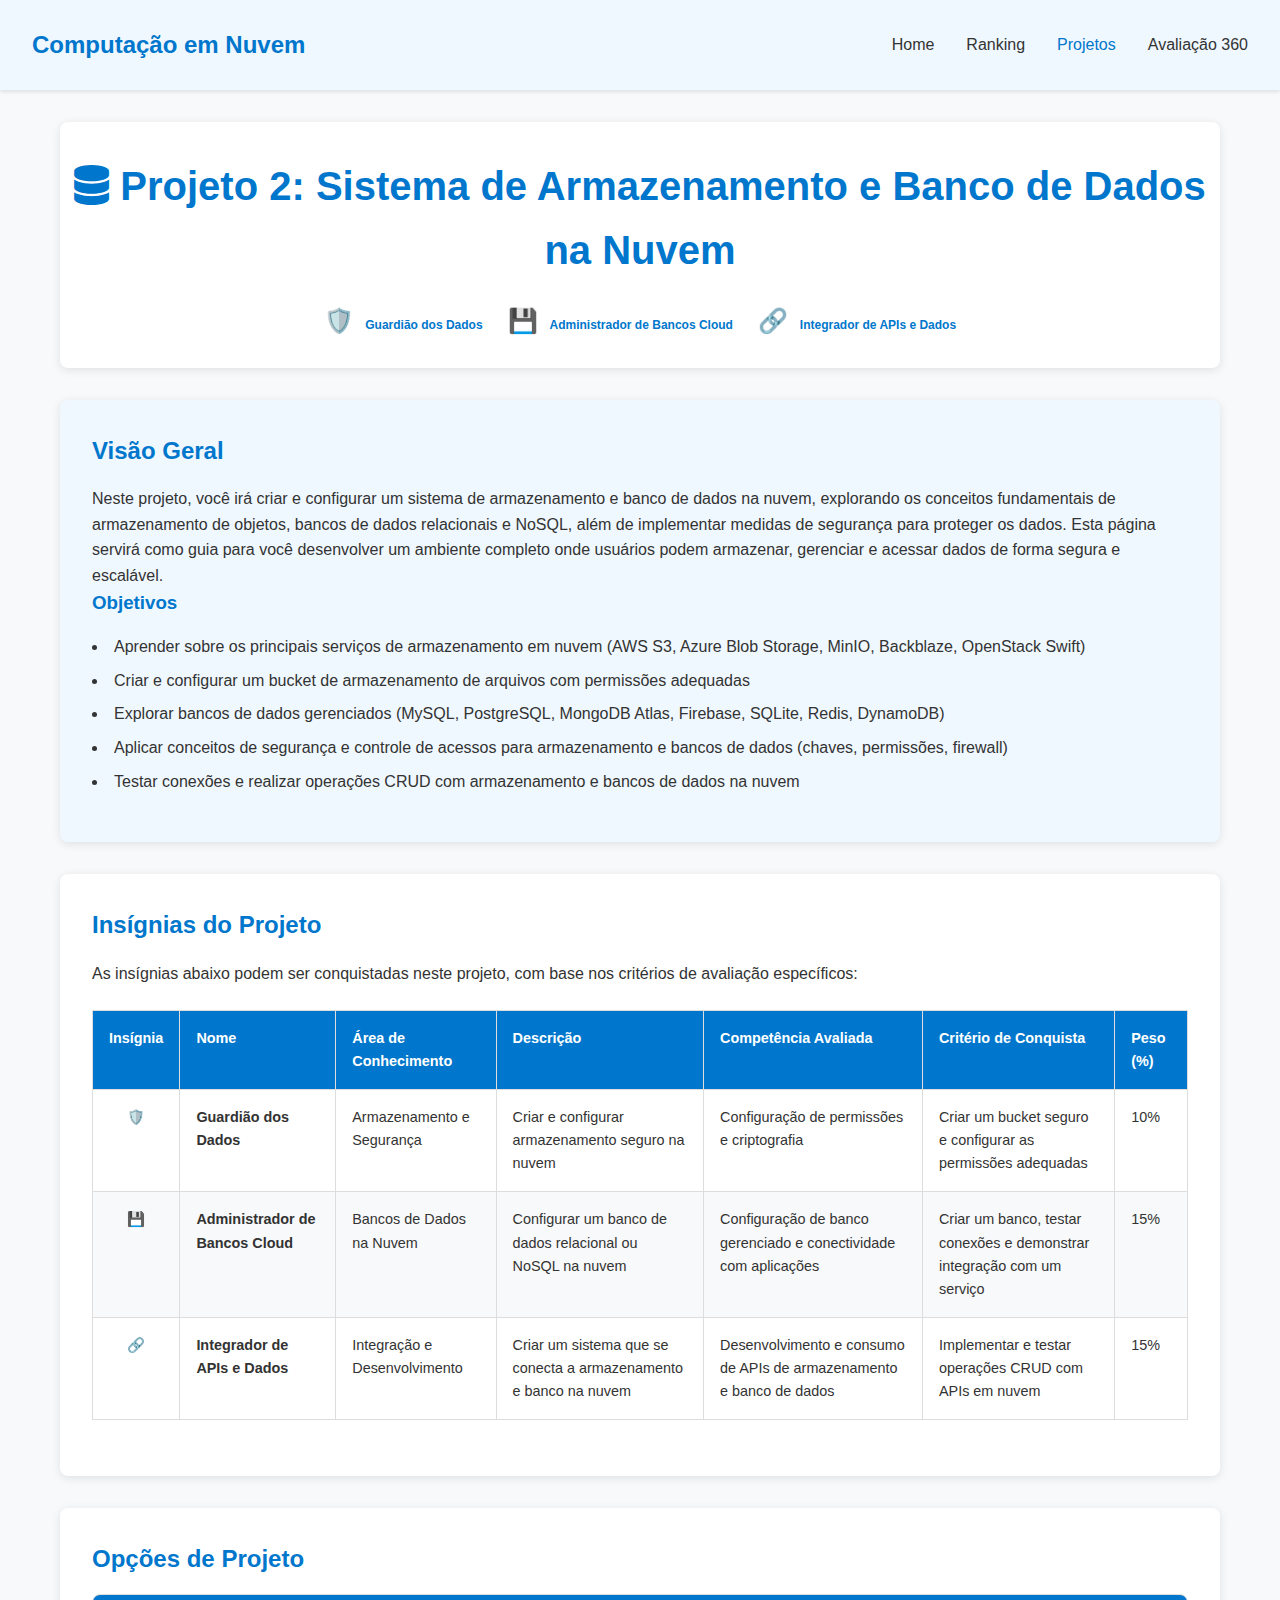
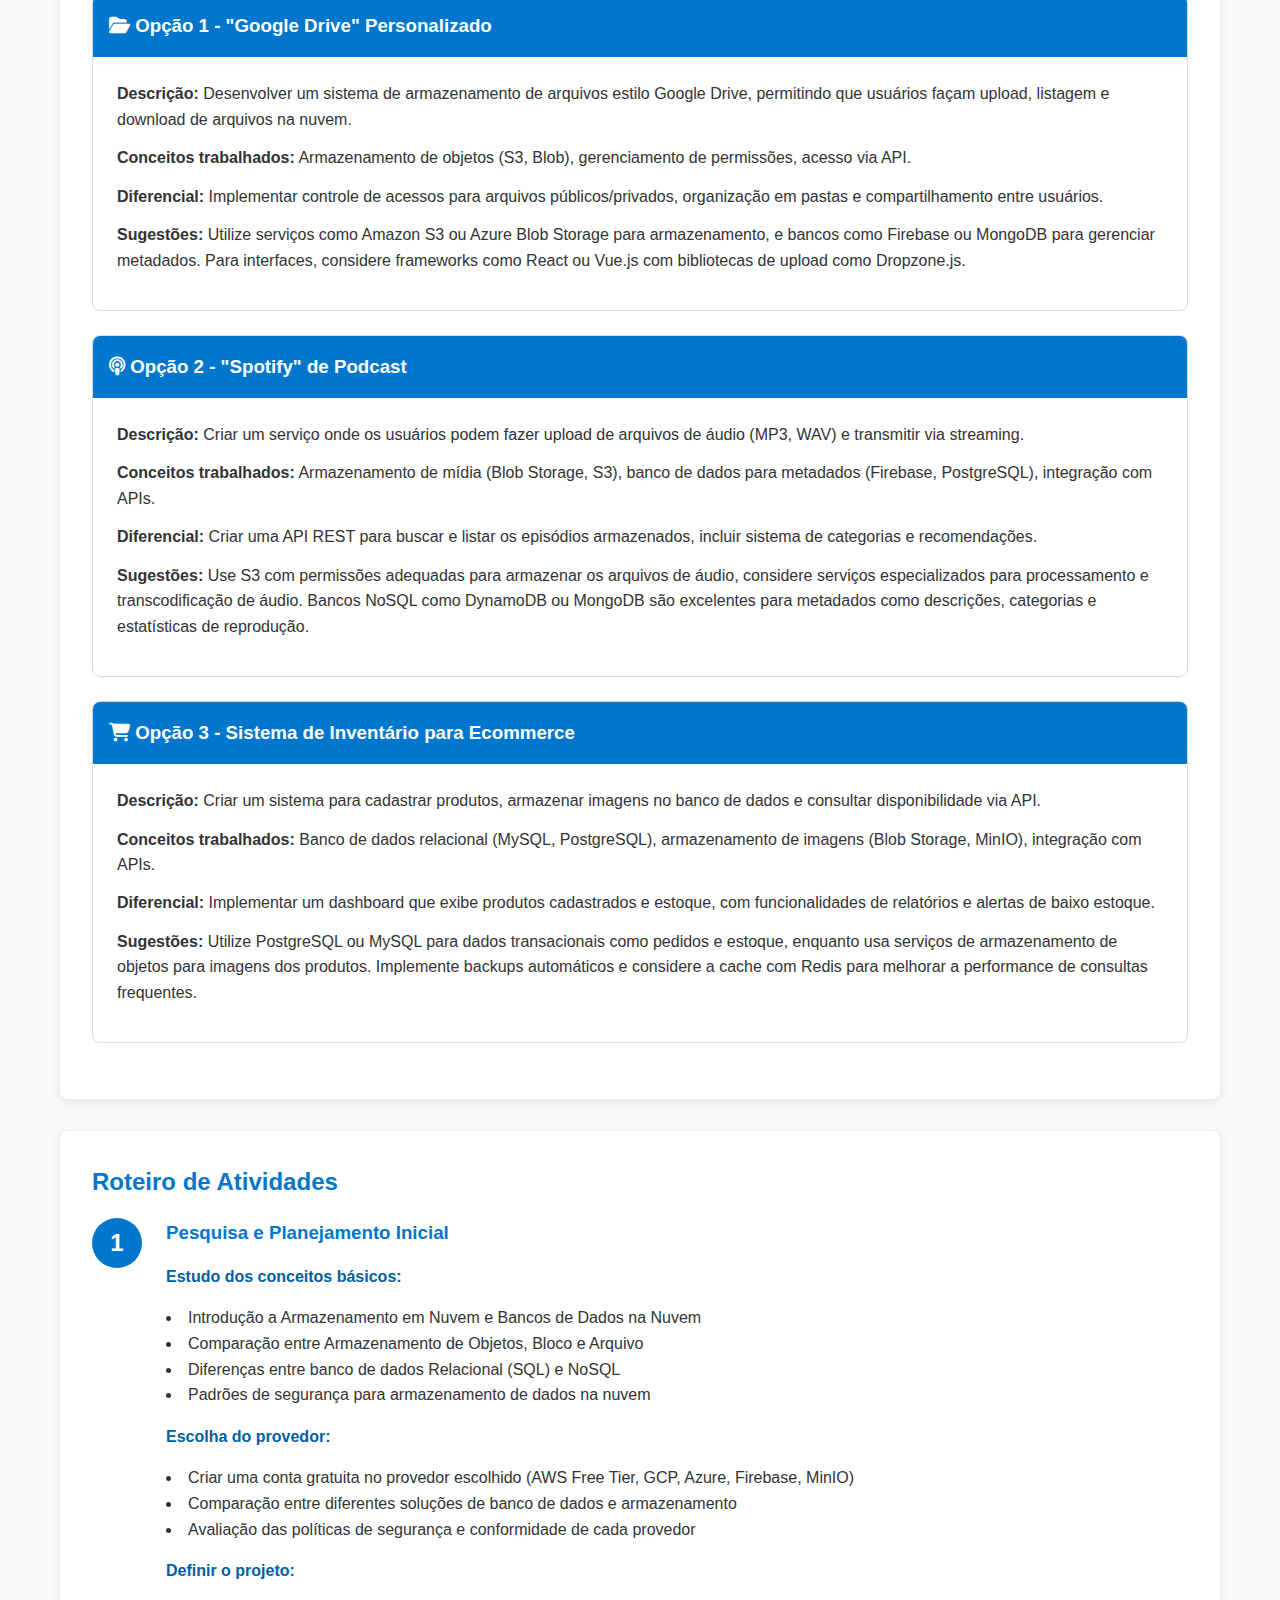
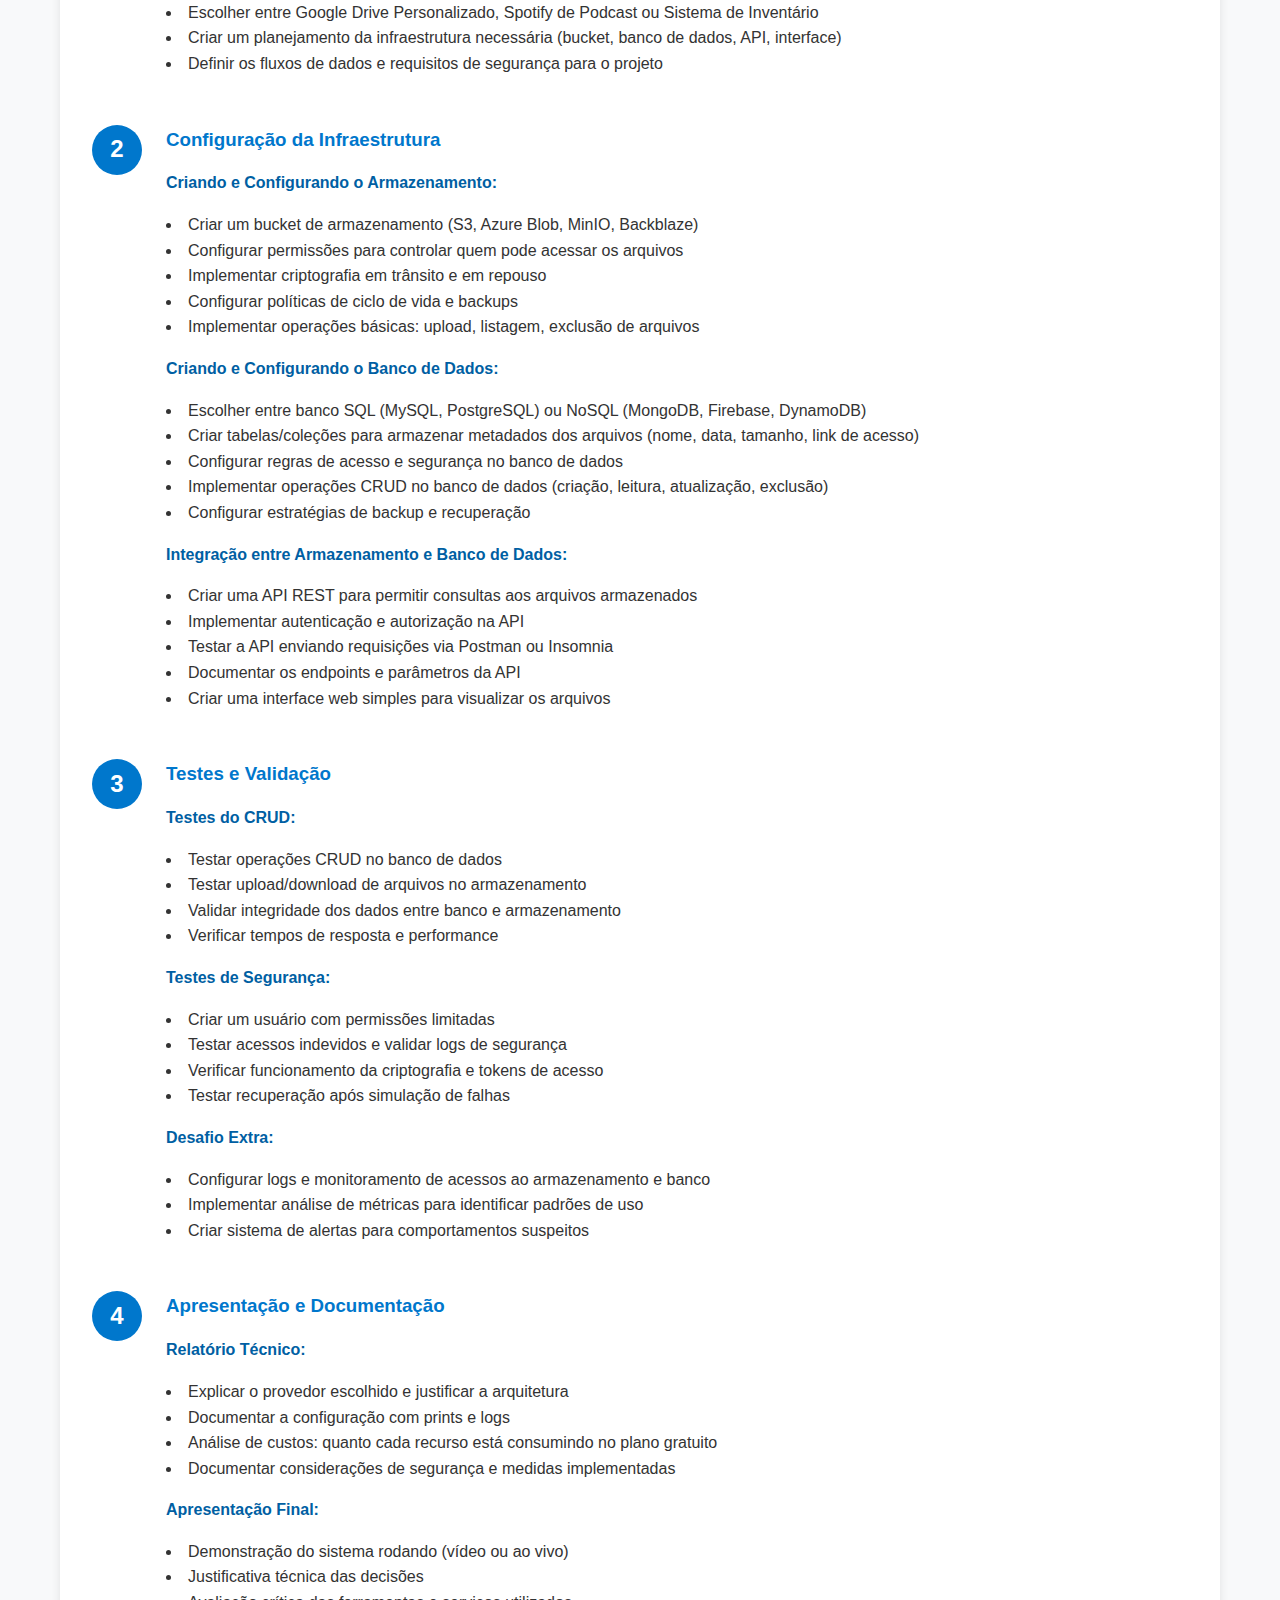
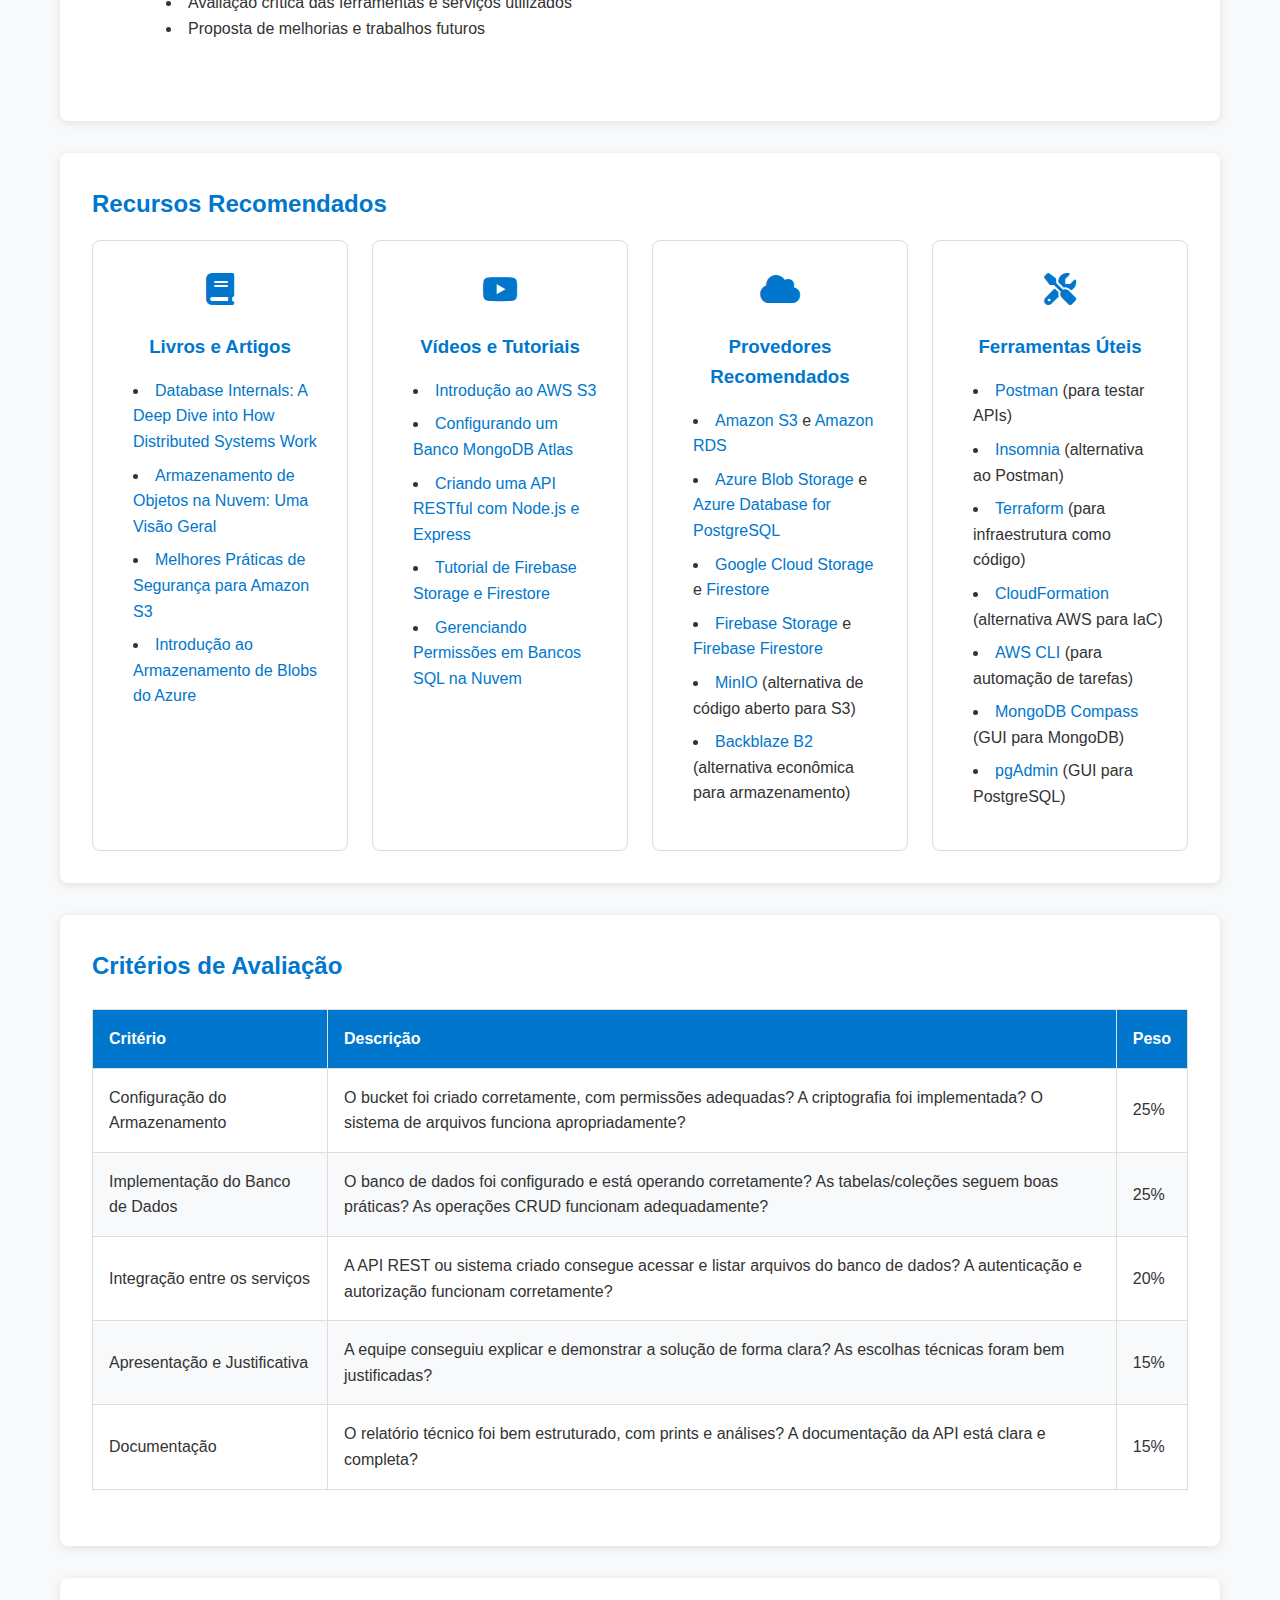
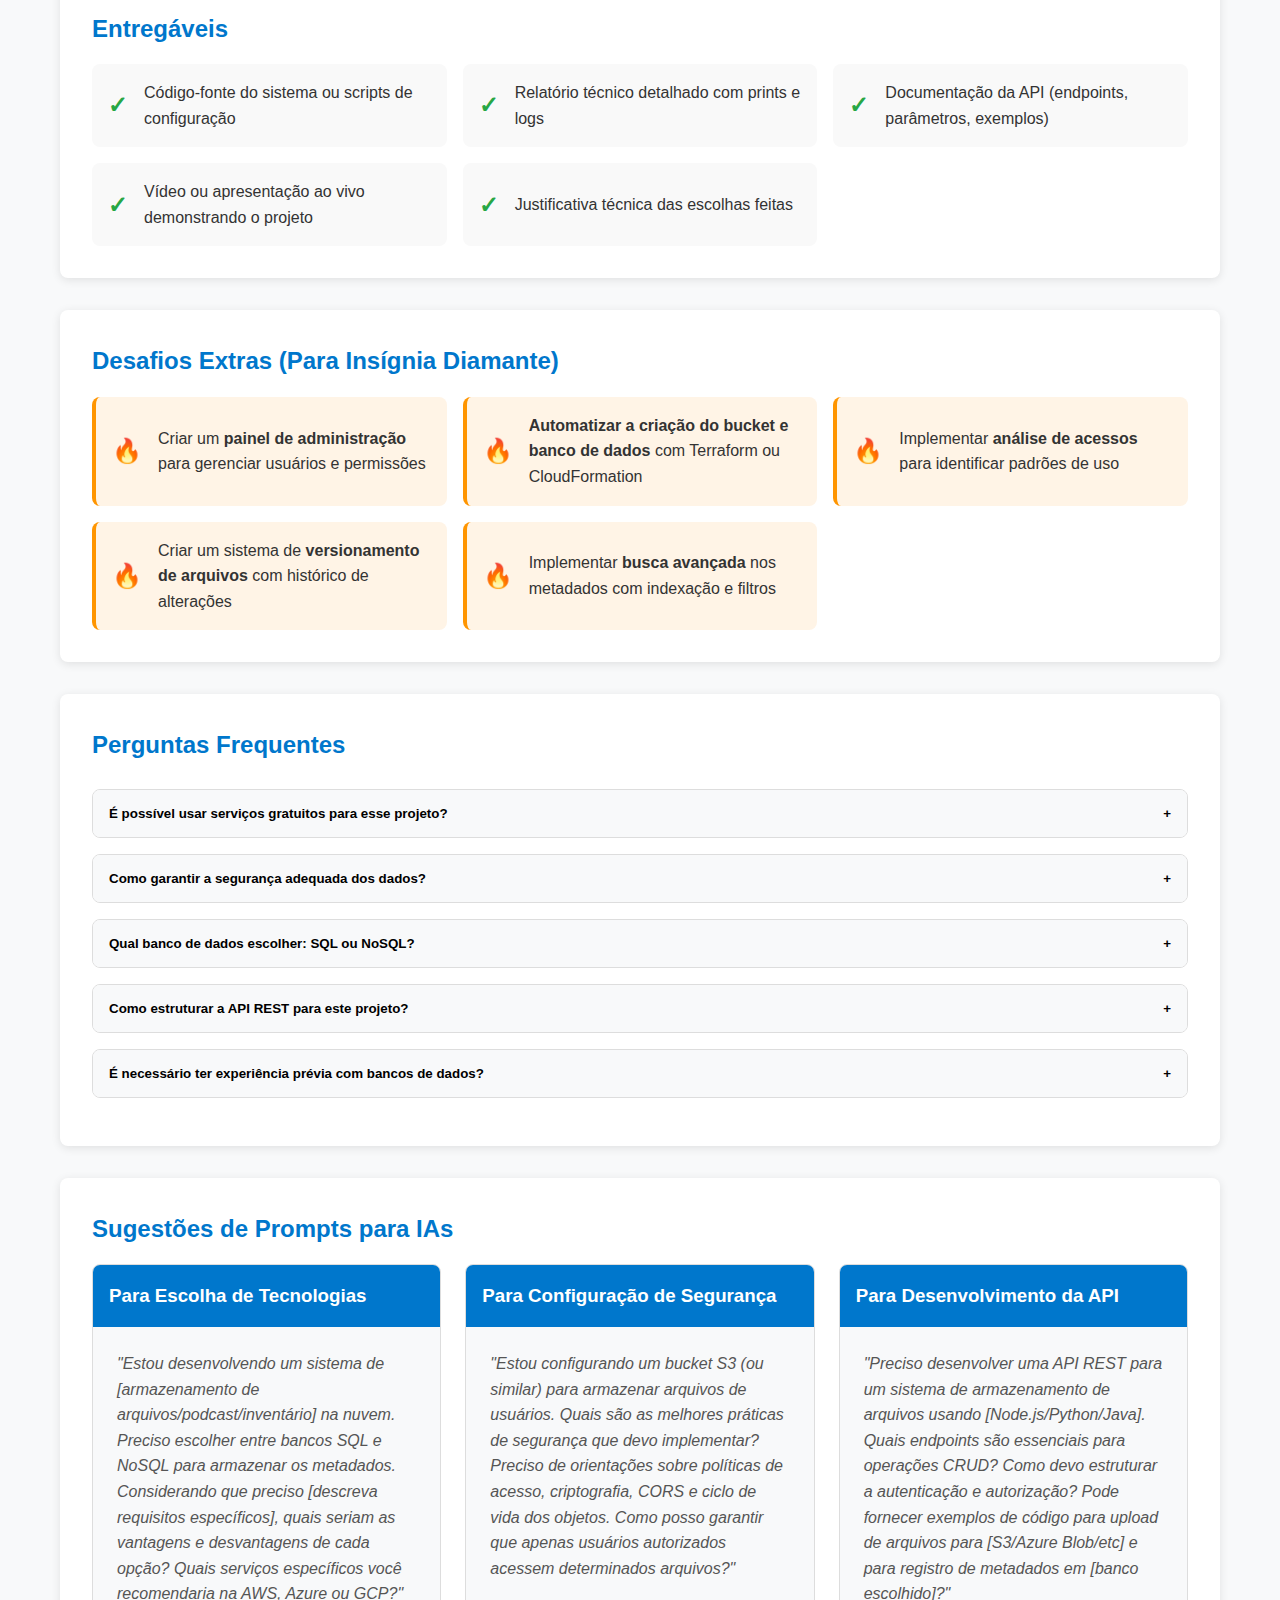
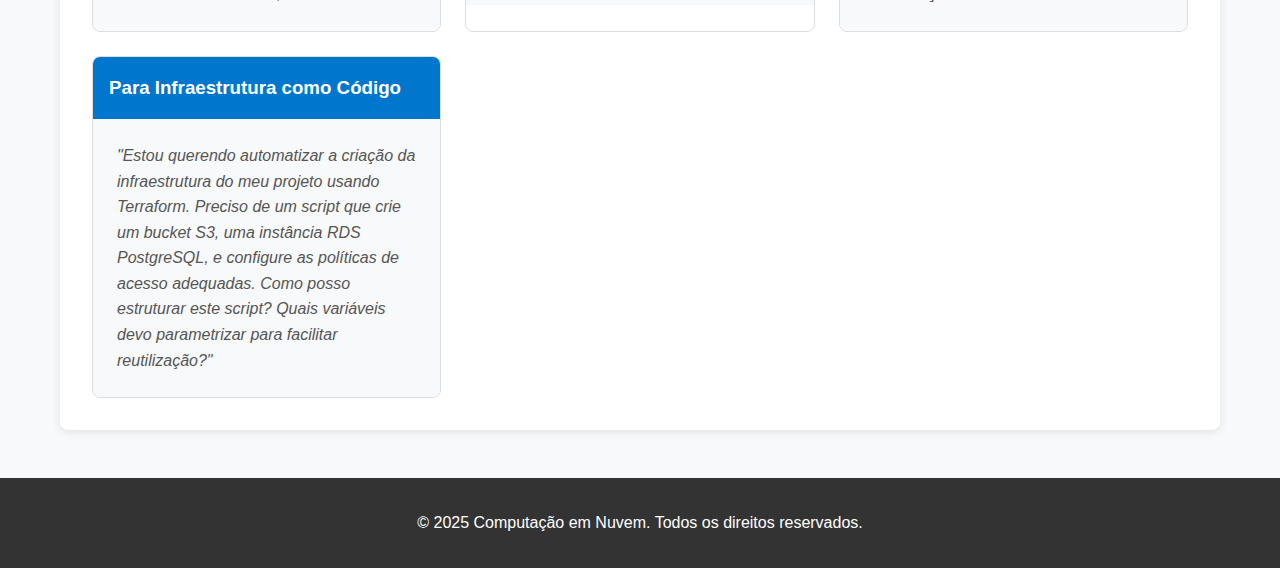
<file: projeto2.html>
<!DOCTYPE html>
<html lang="pt-BR">
<head>
  <meta charset="UTF-8">
  <meta name="viewport" content="width=device-width, initial-scale=1.0">
  <title>Projeto 2: Sistema de Armazenamento e Banco de Dados na Nuvem - Computação em Nuvem</title>
  <style>
    /* Estilos específicos para tabela de insígnias */
    .project-badges table {
      width: 100%;
      border-collapse: collapse;
      margin: 1.5rem 0;
      font-size: 0.9rem;
    }
    
    .project-badges th, .project-badges td {
      padding: 0.8rem;
      border: 1px solid var(--border-color);
      vertical-align: top;
    }
    
    .project-badges th {
      background-color: var(--primary-color);
      color: white;
      text-align: left;
    }
    
    @media screen and (max-width: 768px) {
      .project-badges {
        overflow-x: auto;
      }
      
      .project-badges table {
        font-size: 0.8rem;
      }
      
      .project-badges th, .project-badges td {
        padding: 0.6rem;
      }
    }
  </style>
  <link rel="stylesheet" href="styles/projeto1.css">
  <link rel="stylesheet" href="https://cdnjs.cloudflare.com/ajax/libs/font-awesome/6.4.0/css/all.min.css">
</head>
<body>
  <header>
    <nav class="navbar">
      <div class="logo">
        <a href="index.html">Computação em Nuvem</a>
      </div>
      <ul class="nav-links">
        <li><a href="index.html">Home</a></li>
        <li><a href="ranking.html">Ranking</a></li>
        <li><a href="projetos.html" class="active">Projetos</a></li>
        <li><a href="avaliacao360.html">Avaliação 360</a></li>
      </ul>
      <div class="burger">
        <div class="line1"></div>
        <div class="line2"></div>
        <div class="line3"></div>
      </div>
    </nav>
  </header>

  <main class="container">
    <!-- Cabeçalho do Projeto -->
    <section class="project-header">
      <h1><i class="fas fa-database"></i> Projeto 2: Sistema de Armazenamento e Banco de Dados na Nuvem</h1>
      <div class="badges">
        <div class="badge">
          <span class="badge-icon">🛡️</span>
          <span class="badge-name">Guardião dos Dados</span>
        </div>
        <div class="badge">
          <span class="badge-icon">💾</span>
          <span class="badge-name">Administrador de Bancos Cloud</span>
        </div>
        <div class="badge">
          <span class="badge-icon">🔗</span>
          <span class="badge-name">Integrador de APIs e Dados</span>
        </div>
      </div>
    </section>

    <!-- Visão Geral -->
    <section class="project-overview">
      <h2>Visão Geral</h2>
      <p>
        Neste projeto, você irá criar e configurar um sistema de armazenamento e banco de dados na nuvem, explorando os conceitos fundamentais de armazenamento de objetos, bancos de dados relacionais e NoSQL, além de implementar medidas de segurança para proteger os dados. Esta página servirá como guia para você desenvolver um ambiente completo onde usuários podem armazenar, gerenciar e acessar dados de forma segura e escalável.
      </p>
      
      <div class="objectives">
        <h3>Objetivos</h3>
        <ul>
          <li>Aprender sobre os principais serviços de armazenamento em nuvem (AWS S3, Azure Blob Storage, MinIO, Backblaze, OpenStack Swift)</li>
          <li>Criar e configurar um bucket de armazenamento de arquivos com permissões adequadas</li>
          <li>Explorar bancos de dados gerenciados (MySQL, PostgreSQL, MongoDB Atlas, Firebase, SQLite, Redis, DynamoDB)</li>
          <li>Aplicar conceitos de segurança e controle de acessos para armazenamento e bancos de dados (chaves, permissões, firewall)</li>
          <li>Testar conexões e realizar operações CRUD com armazenamento e bancos de dados na nuvem</li>
        </ul>
      </div>
    </section>

    <!-- Tabela de Insígnias -->
    <section class="project-badges">
      <h2>Insígnias do Projeto</h2>
      <p>As insígnias abaixo podem ser conquistadas neste projeto, com base nos critérios de avaliação específicos:</p>
      
      <table class="evaluation-table">
        <thead>
          <tr>
            <th>Insígnia</th>
            <th>Nome</th>
            <th>Área de Conhecimento</th>
            <th>Descrição</th>
            <th>Competência Avaliada</th>
            <th>Critério de Conquista</th>
            <th>Peso (%)</th>
          </tr>
        </thead>
        <tbody>
          <tr>
            <td style="text-align: center;">🛡️</td>
            <td><strong>Guardião dos Dados</strong></td>
            <td>Armazenamento e Segurança</td>
            <td>Criar e configurar armazenamento seguro na nuvem</td>
            <td>Configuração de permissões e criptografia</td>
            <td>Criar um bucket seguro e configurar as permissões adequadas</td>
            <td>10%</td>
          </tr>
          <tr>
            <td style="text-align: center;">💾</td>
            <td><strong>Administrador de Bancos Cloud</strong></td>
            <td>Bancos de Dados na Nuvem</td>
            <td>Configurar um banco de dados relacional ou NoSQL na nuvem</td>
            <td>Configuração de banco gerenciado e conectividade com aplicações</td>
            <td>Criar um banco, testar conexões e demonstrar integração com um serviço</td>
            <td>15%</td>
          </tr>
          <tr>
            <td style="text-align: center;">🔗</td>
            <td><strong>Integrador de APIs e Dados</strong></td>
            <td>Integração e Desenvolvimento</td>
            <td>Criar um sistema que se conecta a armazenamento e banco na nuvem</td>
            <td>Desenvolvimento e consumo de APIs de armazenamento e banco de dados</td>
            <td>Implementar e testar operações CRUD com APIs em nuvem</td>
            <td>15%</td>
          </tr>
        </tbody>
      </table>
    </section>

    <!-- Opções de Projeto (Exemplos de Referência) -->
    <section class="project-options">
      <h2>Opções de Projeto</h2>
      
      <div class="option-card">
        <div class="option-header">
          <h3><i class="fas fa-folder-open"></i> Opção 1 - "Google Drive" Personalizado</h3>
        </div>
        <div class="option-content">
          <p><strong>Descrição:</strong> Desenvolver um sistema de armazenamento de arquivos estilo Google Drive, permitindo que usuários façam upload, listagem e download de arquivos na nuvem.</p>
          <p><strong>Conceitos trabalhados:</strong> Armazenamento de objetos (S3, Blob), gerenciamento de permissões, acesso via API.</p>
          <p><strong>Diferencial:</strong> Implementar controle de acessos para arquivos públicos/privados, organização em pastas e compartilhamento entre usuários.</p>
          <p><strong>Sugestões:</strong> Utilize serviços como Amazon S3 ou Azure Blob Storage para armazenamento, e bancos como Firebase ou MongoDB para gerenciar metadados. Para interfaces, considere frameworks como React ou Vue.js com bibliotecas de upload como Dropzone.js.</p>
        </div>
      </div>
      
      <div class="option-card">
        <div class="option-header">
          <h3><i class="fas fa-podcast"></i> Opção 2 - "Spotify" de Podcast</h3>
        </div>
        <div class="option-content">
          <p><strong>Descrição:</strong> Criar um serviço onde os usuários podem fazer upload de arquivos de áudio (MP3, WAV) e transmitir via streaming.</p>
          <p><strong>Conceitos trabalhados:</strong> Armazenamento de mídia (Blob Storage, S3), banco de dados para metadados (Firebase, PostgreSQL), integração com APIs.</p>
          <p><strong>Diferencial:</strong> Criar uma API REST para buscar e listar os episódios armazenados, incluir sistema de categorias e recomendações.</p>
          <p><strong>Sugestões:</strong> Use S3 com permissões adequadas para armazenar os arquivos de áudio, considere serviços especializados para processamento e transcodificação de áudio. Bancos NoSQL como DynamoDB ou MongoDB são excelentes para metadados como descrições, categorias e estatísticas de reprodução.</p>
        </div>
      </div>
      
      <div class="option-card">
        <div class="option-header">
          <h3><i class="fas fa-shopping-cart"></i> Opção 3 - Sistema de Inventário para Ecommerce</h3>
        </div>
        <div class="option-content">
          <p><strong>Descrição:</strong> Criar um sistema para cadastrar produtos, armazenar imagens no banco de dados e consultar disponibilidade via API.</p>
          <p><strong>Conceitos trabalhados:</strong> Banco de dados relacional (MySQL, PostgreSQL), armazenamento de imagens (Blob Storage, MinIO), integração com APIs.</p>
          <p><strong>Diferencial:</strong> Implementar um dashboard que exibe produtos cadastrados e estoque, com funcionalidades de relatórios e alertas de baixo estoque.</p>
          <p><strong>Sugestões:</strong> Utilize PostgreSQL ou MySQL para dados transacionais como pedidos e estoque, enquanto usa serviços de armazenamento de objetos para imagens dos produtos. Implemente backups automáticos e considere a cache com Redis para melhorar a performance de consultas frequentes.</p>
        </div>
      </div>
    </section>

    <!-- Roteiro de Atividades -->
    <section class="project-roadmap">
      <h2>Roteiro de Atividades</h2>
      
      <div class="roadmap-step">
        <div class="step-number">1</div>
        <div class="step-content">
          <h3>Pesquisa e Planejamento Inicial</h3>
          <div class="tasks">
            <h4>Estudo dos conceitos básicos:</h4>
            <ul>
              <li>Introdução a Armazenamento em Nuvem e Bancos de Dados na Nuvem</li>
              <li>Comparação entre Armazenamento de Objetos, Bloco e Arquivo</li>
              <li>Diferenças entre banco de dados Relacional (SQL) e NoSQL</li>
              <li>Padrões de segurança para armazenamento de dados na nuvem</li>
            </ul>
            
            <h4>Escolha do provedor:</h4>
            <ul>
              <li>Criar uma conta gratuita no provedor escolhido (AWS Free Tier, GCP, Azure, Firebase, MinIO)</li>
              <li>Comparação entre diferentes soluções de banco de dados e armazenamento</li>
              <li>Avaliação das políticas de segurança e conformidade de cada provedor</li>
            </ul>
            
            <h4>Definir o projeto:</h4>
            <ul>
              <li>Escolher entre Google Drive Personalizado, Spotify de Podcast ou Sistema de Inventário</li>
              <li>Criar um planejamento da infraestrutura necessária (bucket, banco de dados, API, interface)</li>
              <li>Definir os fluxos de dados e requisitos de segurança para o projeto</li>
            </ul>
          </div>
        </div>
      </div>
      
      <div class="roadmap-step">
        <div class="step-number">2</div>
        <div class="step-content">
          <h3>Configuração da Infraestrutura</h3>
          <div class="tasks">
            <h4>Criando e Configurando o Armazenamento:</h4>
            <ul>
              <li>Criar um bucket de armazenamento (S3, Azure Blob, MinIO, Backblaze)</li>
              <li>Configurar permissões para controlar quem pode acessar os arquivos</li>
              <li>Implementar criptografia em trânsito e em repouso</li>
              <li>Configurar políticas de ciclo de vida e backups</li>
              <li>Implementar operações básicas: upload, listagem, exclusão de arquivos</li>
            </ul>
            
            <h4>Criando e Configurando o Banco de Dados:</h4>
            <ul>
              <li>Escolher entre banco SQL (MySQL, PostgreSQL) ou NoSQL (MongoDB, Firebase, DynamoDB)</li>
              <li>Criar tabelas/coleções para armazenar metadados dos arquivos (nome, data, tamanho, link de acesso)</li>
              <li>Configurar regras de acesso e segurança no banco de dados</li>
              <li>Implementar operações CRUD no banco de dados (criação, leitura, atualização, exclusão)</li>
              <li>Configurar estratégias de backup e recuperação</li>
            </ul>
            
            <h4>Integração entre Armazenamento e Banco de Dados:</h4>
            <ul>
              <li>Criar uma API REST para permitir consultas aos arquivos armazenados</li>
              <li>Implementar autenticação e autorização na API</li>
              <li>Testar a API enviando requisições via Postman ou Insomnia</li>
              <li>Documentar os endpoints e parâmetros da API</li>
              <li>Criar uma interface web simples para visualizar os arquivos</li>
            </ul>
          </div>
        </div>
      </div>
      
      <div class="roadmap-step">
        <div class="step-number">3</div>
        <div class="step-content">
          <h3>Testes e Validação</h3>
          <div class="tasks">
            <h4>Testes do CRUD:</h4>
            <ul>
              <li>Testar operações CRUD no banco de dados</li>
              <li>Testar upload/download de arquivos no armazenamento</li>
              <li>Validar integridade dos dados entre banco e armazenamento</li>
              <li>Verificar tempos de resposta e performance</li>
            </ul>
            
            <h4>Testes de Segurança:</h4>
            <ul>
              <li>Criar um usuário com permissões limitadas</li>
              <li>Testar acessos indevidos e validar logs de segurança</li>
              <li>Verificar funcionamento da criptografia e tokens de acesso</li>
              <li>Testar recuperação após simulação de falhas</li>
            </ul>
            
            <h4>Desafio Extra:</h4>
            <ul>
              <li>Configurar logs e monitoramento de acessos ao armazenamento e banco</li>
              <li>Implementar análise de métricas para identificar padrões de uso</li>
              <li>Criar sistema de alertas para comportamentos suspeitos</li>
            </ul>
          </div>
        </div>
      </div>
      
      <div class="roadmap-step">
        <div class="step-number">4</div>
        <div class="step-content">
          <h3>Apresentação e Documentação</h3>
          <div class="tasks">
            <h4>Relatório Técnico:</h4>
            <ul>
              <li>Explicar o provedor escolhido e justificar a arquitetura</li>
              <li>Documentar a configuração com prints e logs</li>
              <li>Análise de custos: quanto cada recurso está consumindo no plano gratuito</li>
              <li>Documentar considerações de segurança e medidas implementadas</li>
            </ul>
            
            <h4>Apresentação Final:</h4>
            <ul>
              <li>Demonstração do sistema rodando (vídeo ou ao vivo)</li>
              <li>Justificativa técnica das decisões</li>
              <li>Avaliação crítica das ferramentas e serviços utilizados</li>
              <li>Proposta de melhorias e trabalhos futuros</li>
            </ul>
          </div>
        </div>
      </div>
    </section>

    <!-- Recursos Recomendados -->
    <section class="project-resources">
      <h2>Recursos Recomendados</h2>
      
      <div class="resources-grid">
        <div class="resource-card">
          <div class="resource-icon"><i class="fas fa-book"></i></div>
          <h3>Livros e Artigos</h3>
          <ul>
            <li><a href="https://www.amazon.com/Database-Internals-Deep-Distributed-Systems/dp/1492040347" target="_blank">Database Internals: A Deep Dive into How Distributed Systems Work</a></li>
            <li><a href="https://aws.amazon.com/pt/blogs/aws-brasil/armazenamento-de-objetos-na-nuvem-uma-visao-geral/" target="_blank">Armazenamento de Objetos na Nuvem: Uma Visão Geral</a></li>
            <li><a href="https://docs.aws.amazon.com/pt_br/AmazonS3/latest/userguide/security-best-practices.html" target="_blank">Melhores Práticas de Segurança para Amazon S3</a></li>
            <li><a href="https://learn.microsoft.com/pt-br/azure/storage/blobs/storage-blobs-introduction" target="_blank">Introdução ao Armazenamento de Blobs do Azure</a></li>
          </ul>
        </div>
        
        <div class="resource-card">
          <div class="resource-icon"><i class="fab fa-youtube"></i></div>
          <h3>Vídeos e Tutoriais</h3>
          <ul>
            <li><a href="https://www.youtube.com/watch?v=HUawjtY-jzs" target="_blank">Introdução ao AWS S3</a></li>
            <li><a href="https://www.youtube.com/watch?v=wiMiJ0Ig8gA" target="_blank">Configurando um Banco MongoDB Atlas</a></li>
            <li><a href="https://www.youtube.com/watch?v=xrHha-rXwdA" target="_blank">Criando uma API RESTful com Node.js e Express</a></li>
            <li><a href="https://www.youtube.com/watch?v=2k8NleFjG7I" target="_blank">Tutorial de Firebase Storage e Firestore</a></li>
            <li><a href="https://www.youtube.com/watch?v=y8Xx5hqsQt4" target="_blank">Gerenciando Permissões em Bancos SQL na Nuvem</a></li>
          </ul>
        </div>
        
        <div class="resource-card">
          <div class="resource-icon"><i class="fas fa-cloud"></i></div>
          <h3>Provedores Recomendados</h3>
          <ul>
            <li><a href="https://aws.amazon.com/pt/s3/" target="_blank">Amazon S3</a> e <a href="https://aws.amazon.com/pt/rds/" target="_blank">Amazon RDS</a></li>
            <li><a href="https://azure.microsoft.com/pt-br/services/storage/blobs/" target="_blank">Azure Blob Storage</a> e <a href="https://azure.microsoft.com/pt-br/services/postgresql/" target="_blank">Azure Database for PostgreSQL</a></li>
            <li><a href="https://cloud.google.com/storage" target="_blank">Google Cloud Storage</a> e <a href="https://cloud.google.com/firestore" target="_blank">Firestore</a></li>
            <li><a href="https://firebase.google.com/docs/storage" target="_blank">Firebase Storage</a> e <a href="https://firebase.google.com/docs/firestore" target="_blank">Firebase Firestore</a></li>
            <li><a href="https://min.io/" target="_blank">MinIO</a> (alternativa de código aberto para S3)</li>
            <li><a href="https://www.backblaze.com/b2/cloud-storage.html" target="_blank">Backblaze B2</a> (alternativa econômica para armazenamento)</li>
          </ul>
        </div>
        
        <div class="resource-card">
          <div class="resource-icon"><i class="fas fa-tools"></i></div>
          <h3>Ferramentas Úteis</h3>
          <ul>
            <li><a href="https://www.postman.com/" target="_blank">Postman</a> (para testar APIs)</li>
            <li><a href="https://insomnia.rest/" target="_blank">Insomnia</a> (alternativa ao Postman)</li>
            <li><a href="https://www.terraform.io/" target="_blank">Terraform</a> (para infraestrutura como código)</li>
            <li><a href="https://aws.amazon.com/pt/cloudformation/" target="_blank">CloudFormation</a> (alternativa AWS para IaC)</li>
            <li><a href="https://docs.aws.amazon.com/pt_br/cli/latest/userguide/cli-chap-welcome.html" target="_blank">AWS CLI</a> (para automação de tarefas)</li>
            <li><a href="https://www.mongodb.com/products/compass" target="_blank">MongoDB Compass</a> (GUI para MongoDB)</li>
            <li><a href="https://www.pgadmin.org/" target="_blank">pgAdmin</a> (GUI para PostgreSQL)</li>
          </ul>
        </div>
      </div>
    </section>

    <!-- Critérios de Avaliação -->
    <section class="project-evaluation">
      <h2>Critérios de Avaliação</h2>
      
      <table class="evaluation-table">
        <thead>
          <tr>
            <th>Critério</th>
            <th>Descrição</th>
            <th>Peso</th>
          </tr>
        </thead>
        <tbody>
          <tr>
            <td>Configuração do Armazenamento</td>
            <td>O bucket foi criado corretamente, com permissões adequadas? A criptografia foi implementada? O sistema de arquivos funciona apropriadamente?</td>
            <td>25%</td>
          </tr>
          <tr>
            <td>Implementação do Banco de Dados</td>
            <td>O banco de dados foi configurado e está operando corretamente? As tabelas/coleções seguem boas práticas? As operações CRUD funcionam adequadamente?</td>
            <td>25%</td>
          </tr>
          <tr>
            <td>Integração entre os serviços</td>
            <td>A API REST ou sistema criado consegue acessar e listar arquivos do banco de dados? A autenticação e autorização funcionam corretamente?</td>
            <td>20%</td>
          </tr>
          <tr>
            <td>Apresentação e Justificativa</td>
            <td>A equipe conseguiu explicar e demonstrar a solução de forma clara? As escolhas técnicas foram bem justificadas?</td>
            <td>15%</td>
          </tr>
          <tr>
            <td>Documentação</td>
            <td>O relatório técnico foi bem estruturado, com prints e análises? A documentação da API está clara e completa?</td>
            <td>15%</td>
          </tr>
        </tbody>
      </table>
    </section>

    <!-- Entregáveis -->
    <section class="project-deliverables">
      <h2>Entregáveis</h2>
      
      <div class="deliverables-list">
        <div class="deliverable-item">
          <span class="checkmark">✓</span>
          <p>Código-fonte do sistema ou scripts de configuração</p>
        </div>
        <div class="deliverable-item">
          <span class="checkmark">✓</span>
          <p>Relatório técnico detalhado com prints e logs</p>
        </div>
        <div class="deliverable-item">
          <span class="checkmark">✓</span>
          <p>Documentação da API (endpoints, parâmetros, exemplos)</p>
        </div>
        <div class="deliverable-item">
          <span class="checkmark">✓</span>
          <p>Vídeo ou apresentação ao vivo demonstrando o projeto</p>
        </div>
        <div class="deliverable-item">
          <span class="checkmark">✓</span>
          <p>Justificativa técnica das escolhas feitas</p>
        </div>
      </div>
    </section>

    <!-- Desafios Extras para Insígnia Diamante -->
    <section class="project-extra">
      <h2>Desafios Extras (Para Insígnia Diamante)</h2>
      
      <div class="extra-challenges">
        <div class="challenge-item">
          <span class="challenge-icon">🔥</span>
          <p>Criar um <strong>painel de administração</strong> para gerenciar usuários e permissões</p>
        </div>
        <div class="challenge-item">
          <span class="challenge-icon">🔥</span>
          <p><strong>Automatizar a criação do bucket e banco de dados</strong> com Terraform ou CloudFormation</p>
        </div>
        <div class="challenge-item">
          <span class="challenge-icon">🔥</span>
          <p>Implementar <strong>análise de acessos</strong> para identificar padrões de uso</p>
        </div>
        <div class="challenge-item">
          <span class="challenge-icon">🔥</span>
          <p>Criar um sistema de <strong>versionamento de arquivos</strong> com histórico de alterações</p>
        </div>
        <div class="challenge-item">
          <span class="challenge-icon">🔥</span>
          <p>Implementar <strong>busca avançada</strong> nos metadados com indexação e filtros</p>
        </div>
      </div>
    </section>

    <!-- Perguntas Frequentes -->
    <section class="project-faq">
      <h2>Perguntas Frequentes</h2>
      
      <div class="accordion">
        <div class="accordion-item">
          <button class="accordion-button">
            É possível usar serviços gratuitos para esse projeto?
            <span class="accordion-icon">+</span>
          </button>
          <div class="accordion-content">
            <p>Sim, todos os provedores recomendados (AWS, Azure, Google Cloud, Firebase) oferecem camadas gratuitas com limites generosos para estudantes e desenvolvedores. Para armazenamento de objetos, as cotas gratuitas geralmente variam de 5GB a 15GB, mais que suficiente para um projeto acadêmico. Para bancos de dados, há opções como Firestore (com limites de leitura/escrita), MongoDB Atlas (cluster gratuito) e instâncias RDS/MySQL/PostgreSQL com tier gratuito nos principais provedores.</p>
          </div>
        </div>
        
        <div class="accordion-item">
          <button class="accordion-button">
            Como garantir a segurança adequada dos dados?
            <span class="accordion-icon">+</span>
          </button>
          <div class="accordion-content">
            <p>A segurança dos dados deve ser implementada em múltiplas camadas:</p>
            <ul>
              <li><strong>Transporte</strong>: Utilize HTTPS/TLS para comunicação entre clientes e APIs</li>
              <li><strong>Armazenamento</strong>: Configure criptografia em repouso nos buckets (S3, Blob Storage)</li>
              <li><strong>Acesso</strong>: Implemente autenticação (JWT, OAuth) e autorização baseada em papéis</li>
              <li><strong>Princípio do privilégio mínimo</strong>: Cada usuário ou serviço deve ter apenas as permissões necessárias</li>
              <li><strong>Firewall e regras de acesso</strong>: Restrinja acesso ao banco de dados apenas aos IPs ou serviços necessários</li>
              <li><strong>Logs e auditoria</strong>: Mantenha registros de todas as operações para análise de segurança</li>
            </ul>
          </div>
        </div>
        
        <div class="accordion-item">
          <button class="accordion-button">
            Qual banco de dados escolher: SQL ou NoSQL?
            <span class="accordion-icon">+</span>
          </button>
          <div class="accordion-content">
            <p>A escolha depende do seu caso de uso:</p>
            <ul>
              <li><strong>Bancos SQL</strong> (MySQL, PostgreSQL) são ideais para:</li>
              <ul>
                <li>Dados estruturados com relações complexas entre entidades</li>
                <li>Aplicações que necessitam de transações ACID</li>
                <li>Sistemas que requerem consultas complexas e junções (JOIN)</li>
                <li>Exemplos: Sistema de inventário, aplicações financeiras</li>
              </ul>
              <li><strong>Bancos NoSQL</strong> (MongoDB, Firestore, DynamoDB) são melhores para:</li>
              <ul>
                <li>Dados semiestruturados com esquemas flexíveis</li>
                <li>Aplicações que priorizam escalabilidade horizontal</li>
                <li>Casos com grandes volumes de leitura/escrita</li>
                <li>Exemplos: Sistema de armazenamento de arquivos, catálogo de podcasts</li>
              </ul>
            </ul>
            <p>Para projetos que precisam do melhor dos dois mundos, considere uma abordagem híbrida: use um banco SQL para dados transacionais e relacionais, e um NoSQL para metadados, logs e dados não estruturados.</p>
          </div>
        </div>
        
        <div class="accordion-item">
          <button class="accordion-button">
            Como estruturar a API REST para este projeto?
            <span class="accordion-icon">+</span>
          </button>
          <div class="accordion-content">
            <p>Uma API REST bem estruturada para um sistema de armazenamento e banco de dados deve incluir:</p>
            <ul>
              <li><strong>Autenticação</strong>: Endpoints para login/registro e geração de tokens JWT</li>
              <li><strong>Arquivos</strong>: Endpoints para upload, download, listagem e exclusão</li>
              <li><strong>Metadados</strong>: Endpoints para buscar e atualizar informações sobre os arquivos</li>
              <li><strong>Permissões</strong>: Endpoints para gerenciar compartilhamento e visibilidade</li>
            </ul>
            <p>Siga boas práticas como versionamento de API (ex: /api/v1/), uso correto de métodos HTTP (GET, POST, PUT, DELETE), códigos de status adequados e documentação clara com Swagger ou similar.</p>
          </div>
        </div>
        
        <div class="accordion-item">
          <button class="accordion-button">
            É necessário ter experiência prévia com bancos de dados?
            <span class="accordion-icon">+</span>
          </button>
          <div class="accordion-content">
            <p>Não é obrigatório, mas conhecimentos básicos de SQL ou NoSQL serão úteis. Este projeto é uma ótima oportunidade para aprender! Recomendamos:</p>
            <ul>
              <li>Comece com tutoriais básicos sobre o banco escolhido</li>
              <li>Pratique operações CRUD simples antes de implementar funcionalidades complexas</li>
              <li>Utilize ORMs (como Sequelize, Prisma para SQL) ou ODMs (como Mongoose para MongoDB) para facilitar o trabalho</li>
              <li>Aproveite as ferramentas visuais (pgAdmin, MongoDB Compass) para explorar e entender os dados</li>
            </ul>
            <p>Lembre-se: os bancos de dados gerenciados na nuvem eliminam grande parte da complexidade de instalação e configuração de servidores, permitindo que você foque no desenvolvimento das funcionalidades.</p>
          </div>
        </div>
      </div>
    </section>

    <!-- Sugestões de Prompts para IAs -->
    <section class="project-prompts">
      <h2>Sugestões de Prompts para IAs</h2>
      
      <div class="prompts-container">
        <div class="prompt-card">
          <h3>Para Escolha de Tecnologias</h3>
          <div class="prompt-content">
            <p>"Estou desenvolvendo um sistema de [armazenamento de arquivos/podcast/inventário] na nuvem. Preciso escolher entre bancos SQL e NoSQL para armazenar os metadados. Considerando que preciso [descreva requisitos específicos], quais seriam as vantagens e desvantagens de cada opção? Quais serviços específicos você recomendaria na AWS, Azure ou GCP?"</p>
          </div>
        </div>
        
        <div class="prompt-card">
          <h3>Para Configuração de Segurança</h3>
          <div class="prompt-content">
            <p>"Estou configurando um bucket S3 (ou similar) para armazenar arquivos de usuários. Quais são as melhores práticas de segurança que devo implementar? Preciso de orientações sobre políticas de acesso, criptografia, CORS e ciclo de vida dos objetos. Como posso garantir que apenas usuários autorizados acessem determinados arquivos?"</p>
          </div>
        </div>
        
        <div class="prompt-card">
          <h3>Para Desenvolvimento da API</h3>
          <div class="prompt-content">
            <p>"Preciso desenvolver uma API REST para um sistema de armazenamento de arquivos usando [Node.js/Python/Java]. Quais endpoints são essenciais para operações CRUD? Como devo estruturar a autenticação e autorização? Pode fornecer exemplos de código para upload de arquivos para [S3/Azure Blob/etc] e para registro de metadados em [banco escolhido]?"</p>
          </div>
        </div>
        
        <div class="prompt-card">
          <h3>Para Infraestrutura como Código</h3>
          <div class="prompt-content">
            <p>"Estou querendo automatizar a criação da infraestrutura do meu projeto usando Terraform. Preciso de um script que crie um bucket S3, uma instância RDS PostgreSQL, e configure as políticas de acesso adequadas. Como posso estruturar este script? Quais variáveis devo parametrizar para facilitar reutilização?"</p>
          </div>
        </div>
      </div>
    </section>
  </main>

  <footer>
    <div class="footer-content">
      <p>&copy; 2025 Computação em Nuvem. Todos os direitos reservados.</p>
    </div>
  </footer>

  <script>
    // Mobile Navigation Toggle
    const navSlide = () => {
      const burger = document.querySelector('.burger');
      const nav = document.querySelector('.nav-links');
      const navLinks = document.querySelectorAll('.nav-links li');

      // Toggle Nav
      burger.addEventListener('click', () => {
        nav.classList.toggle('nav-active');
        burger.classList.toggle('toggle');
        
        // Animate Links
        navLinks.forEach((link, index) => {
          if (link.style.animation) {
            link.style.animation = '';
          } else {
            link.style.animation = `navLinkFade 0.5s ease forwards ${index / 7 + 0.3}s`;
          }
        });
      });
    }

    // Accordion Functionality
    const initAccordion = () => {
      const accordionButtons = document.querySelectorAll('.accordion-button');
      
      accordionButtons.forEach(button => {
        button.addEventListener('click', () => {
          const content = button.nextElementSibling;
          const icon = button.querySelector('.accordion-icon');
          
          if (content.style.display === 'block') {
            content.style.display = 'none';
            icon.textContent = '+';
          } else {
            content.style.display = 'block';
            icon.textContent = '-';
          }
        });
      });
    }

    // Initialize the page
    document.addEventListener('DOMContentLoaded', () => {
      navSlide();
      initAccordion();
    });
  </script>
</body>
</html>
</file>
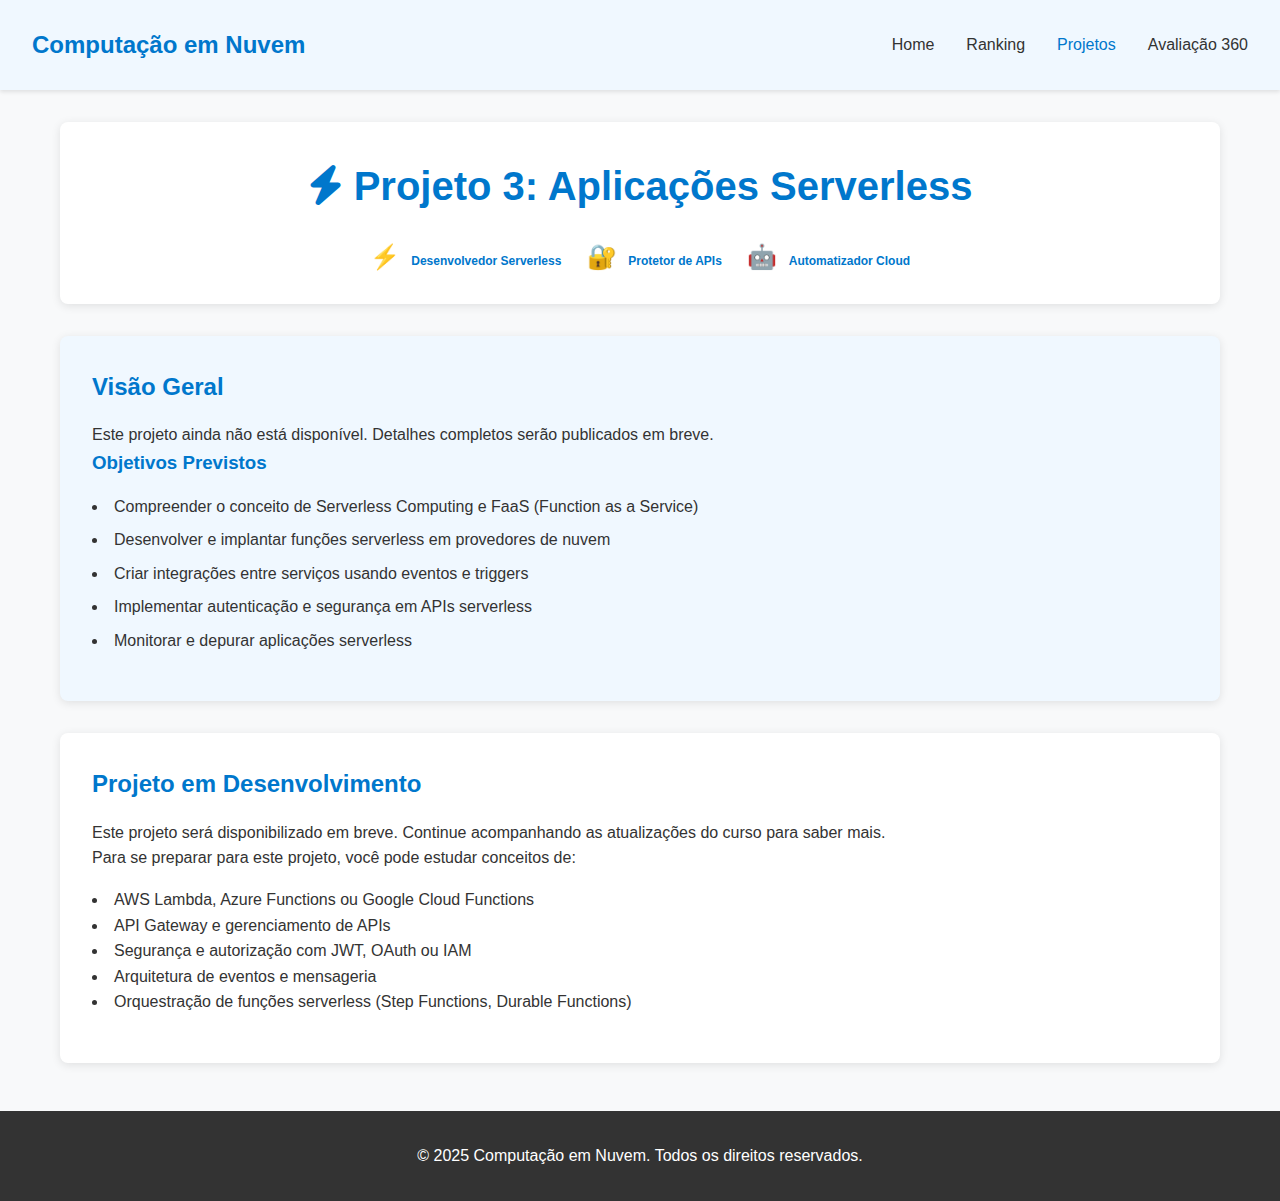
<file: projeto3.html>
<!DOCTYPE html>
<html lang="pt-BR">
<head>
  <meta charset="UTF-8">
  <meta name="viewport" content="width=device-width, initial-scale=1.0">
  <title>Projeto 3: Aplicações Serverless - Computação em Nuvem</title>
  <link rel="stylesheet" href="styles/projeto1.css">
  <link rel="stylesheet" href="https://cdnjs.cloudflare.com/ajax/libs/font-awesome/6.4.0/css/all.min.css">
</head>
<body>
  <header>
    <nav class="navbar">
      <div class="logo">
        <a href="index.html">Computação em Nuvem</a>
      </div>
      <ul class="nav-links">
        <li><a href="index.html">Home</a></li>
        <li><a href="ranking.html">Ranking</a></li>
        <li><a href="projetos.html" class="active">Projetos</a></li>
        <li><a href="avaliacao360.html">Avaliação 360</a></li>
      </ul>
      <div class="burger">
        <div class="line1"></div>
        <div class="line2"></div>
        <div class="line3"></div>
      </div>
    </nav>
  </header>

  <main class="container">
    <section class="project-header">
      <h1><i class="fas fa-bolt"></i> Projeto 3: Aplicações Serverless</h1>
      <div class="badges">
        <div class="badge">
          <span class="badge-icon">⚡</span>
          <span class="badge-name">Desenvolvedor Serverless</span>
        </div>
        <div class="badge">
          <span class="badge-icon">🔐</span>
          <span class="badge-name">Protetor de APIs</span>
        </div>
        <div class="badge">
          <span class="badge-icon">🤖</span>
          <span class="badge-name">Automatizador Cloud</span>
        </div>
      </div>
    </section>

    <section class="project-overview">
      <h2>Visão Geral</h2>
      <p>Este projeto ainda não está disponível. Detalhes completos serão publicados em breve.</p>
      
      <div class="objectives">
        <h3>Objetivos Previstos</h3>
        <ul>
          <li>Compreender o conceito de Serverless Computing e FaaS (Function as a Service)</li>
          <li>Desenvolver e implantar funções serverless em provedores de nuvem</li>
          <li>Criar integrações entre serviços usando eventos e triggers</li>
          <li>Implementar autenticação e segurança em APIs serverless</li>
          <li>Monitorar e depurar aplicações serverless</li>
        </ul>
      </div>
    </section>

    <section class="project-coming-soon">
      <h2>Projeto em Desenvolvimento</h2>
      <p>Este projeto será disponibilizado em breve. Continue acompanhando as atualizações do curso para saber mais.</p>
      <p>Para se preparar para este projeto, você pode estudar conceitos de:</p>
      <ul>
        <li>AWS Lambda, Azure Functions ou Google Cloud Functions</li>
        <li>API Gateway e gerenciamento de APIs</li>
        <li>Segurança e autorização com JWT, OAuth ou IAM</li>
        <li>Arquitetura de eventos e mensageria</li>
        <li>Orquestração de funções serverless (Step Functions, Durable Functions)</li>
      </ul>
    </section>
  </main>

  <footer>
    <div class="footer-content">
      <p>&copy; 2025 Computação em Nuvem. Todos os direitos reservados.</p>
    </div>
  </footer>

  <script>
    // Mobile Navigation Toggle
    const navSlide = () => {
      const burger = document.querySelector('.burger');
      const nav = document.querySelector('.nav-links');
      const navLinks = document.querySelectorAll('.nav-links li');

      // Toggle Nav
      burger.addEventListener('click', () => {
        nav.classList.toggle('nav-active');
        burger.classList.toggle('toggle');
        
        // Animate Links
        navLinks.forEach((link, index) => {
          if (link.style.animation) {
            link.style.animation = '';
          } else {
            link.style.animation = `navLinkFade 0.5s ease forwards ${index / 7 + 0.3}s`;
          }
        });
      });
    }

    // Initialize the page
    document.addEventListener('DOMContentLoaded', () => {
      navSlide();
    });
  </script>
</body>
</html>
</file>
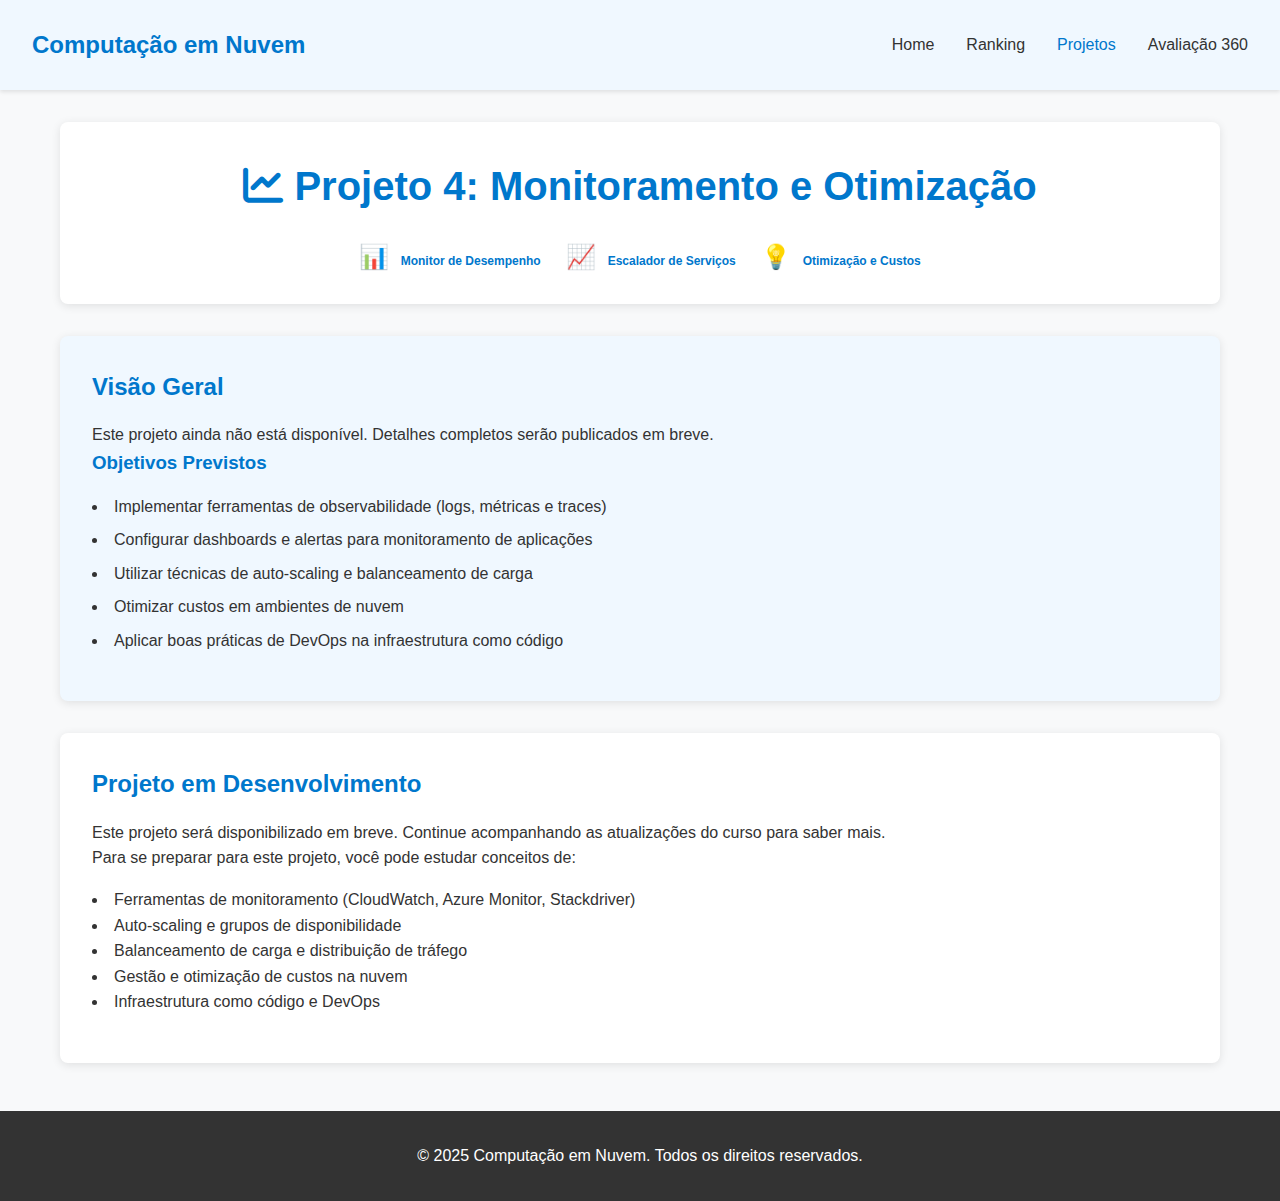
<file: projeto4.html>
<!DOCTYPE html>
<html lang="pt-BR">
<head>
  <meta charset="UTF-8">
  <meta name="viewport" content="width=device-width, initial-scale=1.0">
  <title>Projeto 4: Monitoramento e Otimização - Computação em Nuvem</title>
  <link rel="stylesheet" href="styles/projeto1.css">
  <link rel="stylesheet" href="https://cdnjs.cloudflare.com/ajax/libs/font-awesome/6.4.0/css/all.min.css">
</head>
<body>
  <header>
    <nav class="navbar">
      <div class="logo">
        <a href="index.html">Computação em Nuvem</a>
      </div>
      <ul class="nav-links">
        <li><a href="index.html">Home</a></li>
        <li><a href="ranking.html">Ranking</a></li>
        <li><a href="projetos.html" class="active">Projetos</a></li>
        <li><a href="avaliacao360.html">Avaliação 360</a></li>
      </ul>
      <div class="burger">
        <div class="line1"></div>
        <div class="line2"></div>
        <div class="line3"></div>
      </div>
    </nav>
  </header>

  <main class="container">
    <section class="project-header">
      <h1><i class="fas fa-chart-line"></i> Projeto 4: Monitoramento e Otimização</h1>
      <div class="badges">
        <div class="badge">
          <span class="badge-icon">📊</span>
          <span class="badge-name">Monitor de Desempenho</span>
        </div>
        <div class="badge">
          <span class="badge-icon">📈</span>
          <span class="badge-name">Escalador de Serviços</span>
        </div>
        <div class="badge">
          <span class="badge-icon">💡</span>
          <span class="badge-name">Otimização e Custos</span>
        </div>
      </div>
    </section>

    <section class="project-overview">
      <h2>Visão Geral</h2>
      <p>Este projeto ainda não está disponível. Detalhes completos serão publicados em breve.</p>
      
      <div class="objectives">
        <h3>Objetivos Previstos</h3>
        <ul>
          <li>Implementar ferramentas de observabilidade (logs, métricas e traces)</li>
          <li>Configurar dashboards e alertas para monitoramento de aplicações</li>
          <li>Utilizar técnicas de auto-scaling e balanceamento de carga</li>
          <li>Otimizar custos em ambientes de nuvem</li>
          <li>Aplicar boas práticas de DevOps na infraestrutura como código</li>
        </ul>
      </div>
    </section>

    <section class="project-coming-soon">
      <h2>Projeto em Desenvolvimento</h2>
      <p>Este projeto será disponibilizado em breve. Continue acompanhando as atualizações do curso para saber mais.</p>
      <p>Para se preparar para este projeto, você pode estudar conceitos de:</p>
      <ul>
        <li>Ferramentas de monitoramento (CloudWatch, Azure Monitor, Stackdriver)</li>
        <li>Auto-scaling e grupos de disponibilidade</li>
        <li>Balanceamento de carga e distribuição de tráfego</li>
        <li>Gestão e otimização de custos na nuvem</li>
        <li>Infraestrutura como código e DevOps</li>
      </ul>
    </section>
  </main>

  <footer>
    <div class="footer-content">
      <p>&copy; 2025 Computação em Nuvem. Todos os direitos reservados.</p>
    </div>
  </footer>

  <script>
    // Mobile Navigation Toggle
    const navSlide = () => {
      const burger = document.querySelector('.burger');
      const nav = document.querySelector('.nav-links');
      const navLinks = document.querySelectorAll('.nav-links li');

      // Toggle Nav
      burger.addEventListener('click', () => {
        nav.classList.toggle('nav-active');
        burger.classList.toggle('toggle');
        
        // Animate Links
        navLinks.forEach((link, index) => {
          if (link.style.animation) {
            link.style.animation = '';
          } else {
            link.style.animation = `navLinkFade 0.5s ease forwards ${index / 7 + 0.3}s`;
          }
        });
      });
    }

    // Initialize the page
</file>
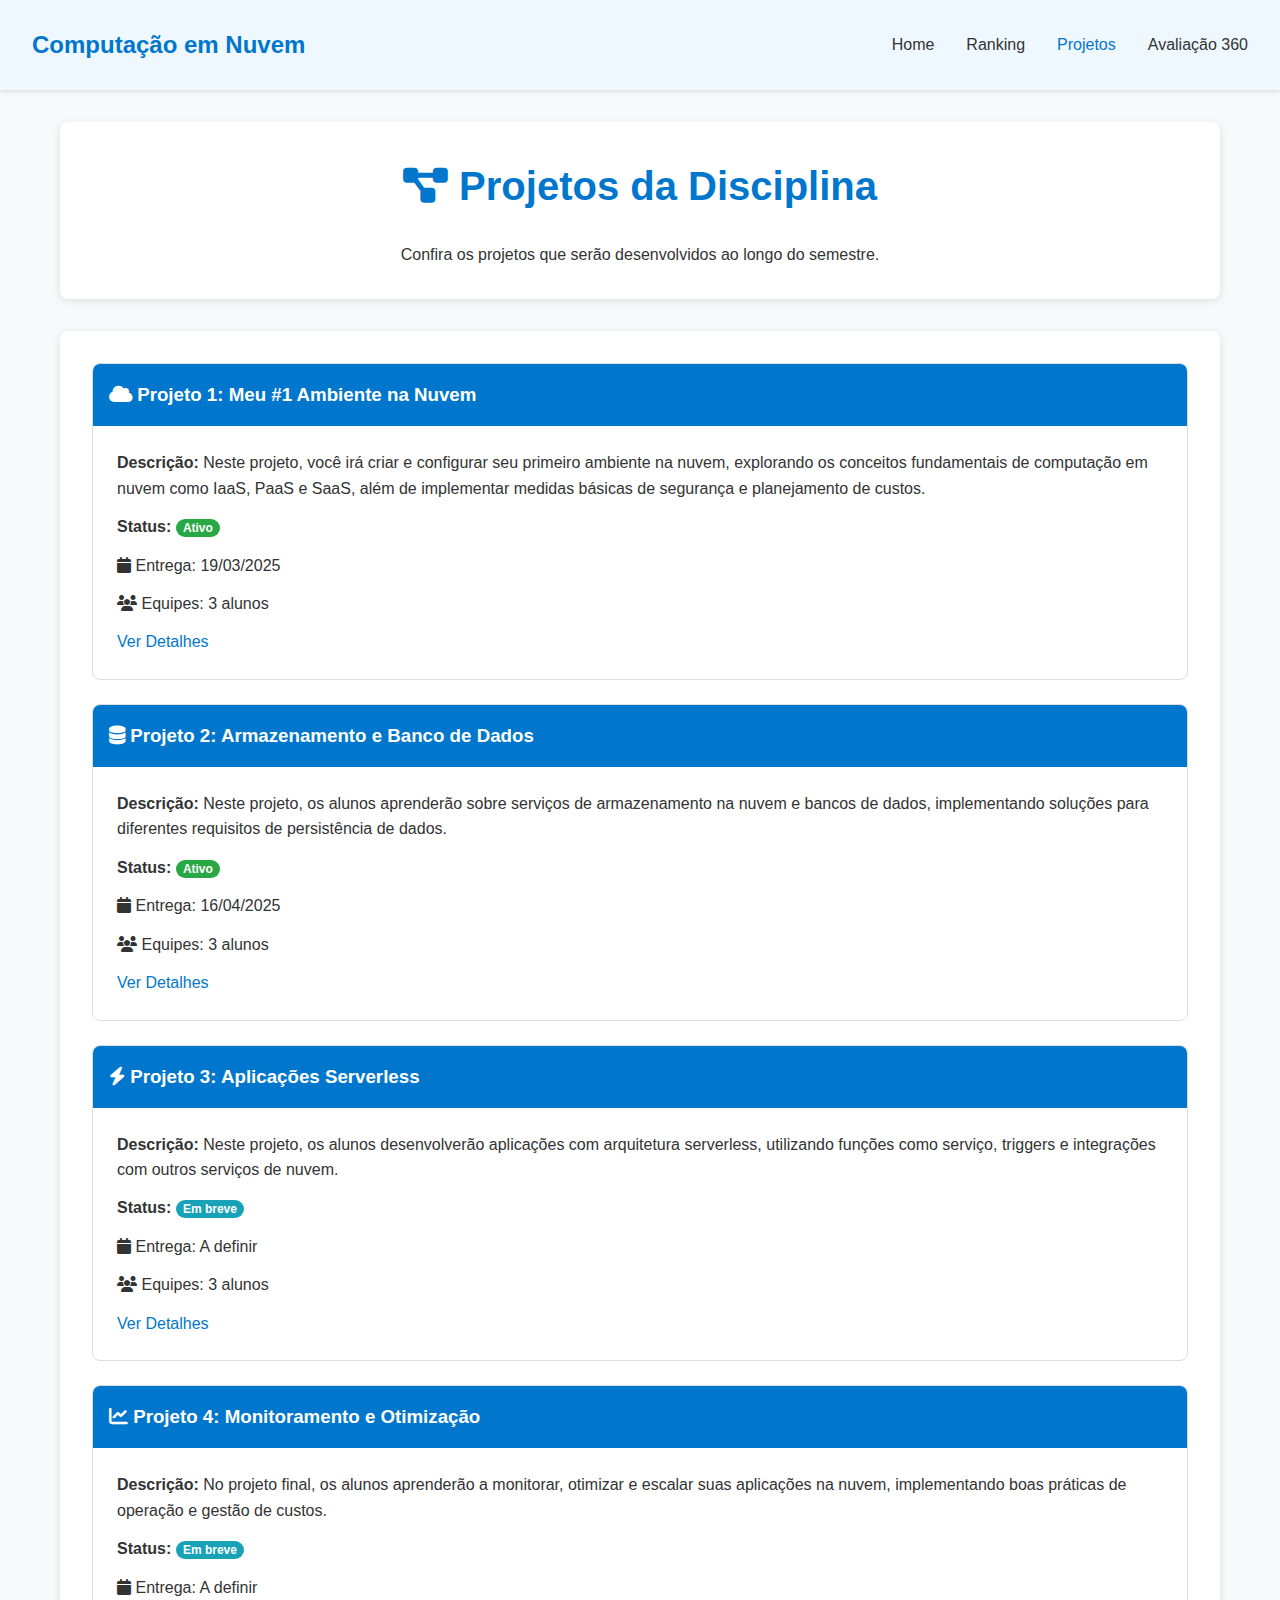
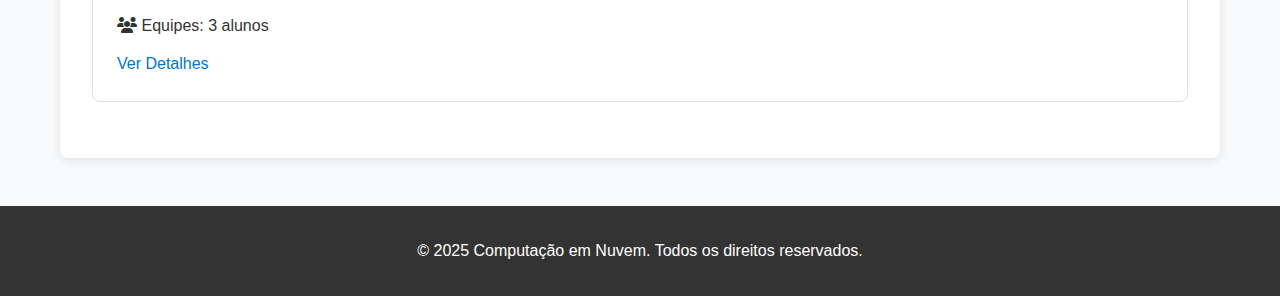
<file: projetos.html>
<!DOCTYPE html>
<html lang="pt-BR">
<head>
  <meta charset="UTF-8">
  <meta name="viewport" content="width=device-width, initial-scale=1.0">
  <title>Projetos - Computação em Nuvem</title>
  <link rel="stylesheet" href="styles/projeto1.css">
  <link rel="stylesheet" href="https://cdnjs.cloudflare.com/ajax/libs/font-awesome/6.4.0/css/all.min.css">
</head>
<body>
  <header>
    <nav class="navbar">
      <div class="logo">
        <a href="index.html">Computação em Nuvem</a>
      </div>
      <ul class="nav-links">
        <li><a href="index.html">Home</a></li>
        <li><a href="ranking.html">Ranking</a></li>
        <li><a href="projetos.html" class="active">Projetos</a></li>
        <li><a href="avaliacao360.html">Avaliação 360</a></li>
      </ul>
      <div class="burger">
        <div class="line1"></div>
        <div class="line2"></div>
        <div class="line3"></div>
      </div>
    </nav>
  </header>

  <main class="container">
    <section class="project-header">
      <h1><i class="fas fa-project-diagram"></i> Projetos da Disciplina</h1>
      <p class="subtitle">Confira os projetos que serão desenvolvidos ao longo do semestre.</p>
    </section>

    <section class="project-options">
      <div class="option-card">
        <div class="option-header">
          <h3><i class="fas fa-cloud"></i> Projeto 1: Meu #1 Ambiente na Nuvem</h3>
        </div>
        <div class="option-content">
          <p><strong>Descrição:</strong> Neste projeto, você irá criar e configurar seu primeiro ambiente na nuvem, explorando os conceitos fundamentais de computação em nuvem como IaaS, PaaS e SaaS, além de implementar medidas básicas de segurança e planejamento de custos.</p>
          <p><strong>Status:</strong> <span class="badge badge-pill badge-success">Ativo</span></p>
          <div class="projeto-info">
            <p><i class="fas fa-calendar"></i> <span>Entrega: 19/03/2025</span></p>
            <p><i class="fas fa-users"></i> <span>Equipes: 3 alunos</span></p>
          </div>
          <a href="projeto1.html" class="btn-primary">Ver Detalhes</a>
        </div>
      </div>

      <div class="option-card">
        <div class="option-header">
          <h3><i class="fas fa-database"></i> Projeto 2: Armazenamento e Banco de Dados</h3>
        </div>
        <div class="option-content">
          <p><strong>Descrição:</strong> Neste projeto, os alunos aprenderão sobre serviços de armazenamento na nuvem e bancos de dados, implementando soluções para diferentes requisitos de persistência de dados.</p>
          <p><strong>Status:</strong> <span class="badge badge-pill badge-success">Ativo</span></p>
          <div class="projeto-info">
            <p><i class="fas fa-calendar"></i> <span>Entrega: 16/04/2025</span></p>
            <p><i class="fas fa-users"></i> <span>Equipes: 3 alunos</span></p>
          </div>
          <a href="projeto2.html" class="btn-primary">Ver Detalhes</a>
        </div>
      </div>

      <div class="option-card">
        <div class="option-header">
          <h3><i class="fas fa-bolt"></i> Projeto 3: Aplicações Serverless</h3>
        </div>
        <div class="option-content">
          <p><strong>Descrição:</strong> Neste projeto, os alunos desenvolverão aplicações com arquitetura serverless, utilizando funções como serviço, triggers e integrações com outros serviços de nuvem.</p>
          <p><strong>Status:</strong> <span class="badge badge-pill badge-info">Em breve</span></p>
          <div class="projeto-info">
            <p><i class="fas fa-calendar"></i> <span>Entrega: A definir</span></p>
            <p><i class="fas fa-users"></i> <span>Equipes: 3 alunos</span></p>
          </div>
          <a href="projeto3.html" class="btn-primary">Ver Detalhes</a>
        </div>
      </div>

      <div class="option-card">
        <div class="option-header">
          <h3><i class="fas fa-chart-line"></i> Projeto 4: Monitoramento e Otimização</h3>
        </div>
        <div class="option-content">
          <p><strong>Descrição:</strong> No projeto final, os alunos aprenderão a monitorar, otimizar e escalar suas aplicações na nuvem, implementando boas práticas de operação e gestão de custos.</p>
          <p><strong>Status:</strong> <span class="badge badge-pill badge-info">Em breve</span></p>
          <div class="projeto-info">
            <p><i class="fas fa-calendar"></i> <span>Entrega: A definir</span></p>
            <p><i class="fas fa-users"></i> <span>Equipes: 3 alunos</span></p>
          </div>
          <a href="projeto4.html" class="btn-primary">Ver Detalhes</a>
        </div>
      </div>
    </section>
  </main>

  <footer>
    <div class="footer-content">
      <p>&copy; 2025 Computação em Nuvem. Todos os direitos reservados.</p>
    </div>
  </footer>

  <script>
    // Mobile Navigation Toggle
    const navSlide = () => {
      const burger = document.querySelector('.burger');
      const nav = document.querySelector('.nav-links');
      const navLinks = document.querySelectorAll('.nav-links li');

      burger.addEventListener('click', () => {
        nav.classList.toggle('nav-active');
        burger.classList.toggle('toggle');
        
        navLinks.forEach((link, index) => {
          if (link.style.animation) {
            link.style.animation = '';
          } else {
            link.style.animation = `navLinkFade 0.5s ease forwards ${index / 7 + 0.3}s`;
          }
        });
      });
    }

    // Initialize the page
    document.addEventListener('DOMContentLoaded', () => {
      navSlide();
    });
  </script>
</body>
</html>
</file>
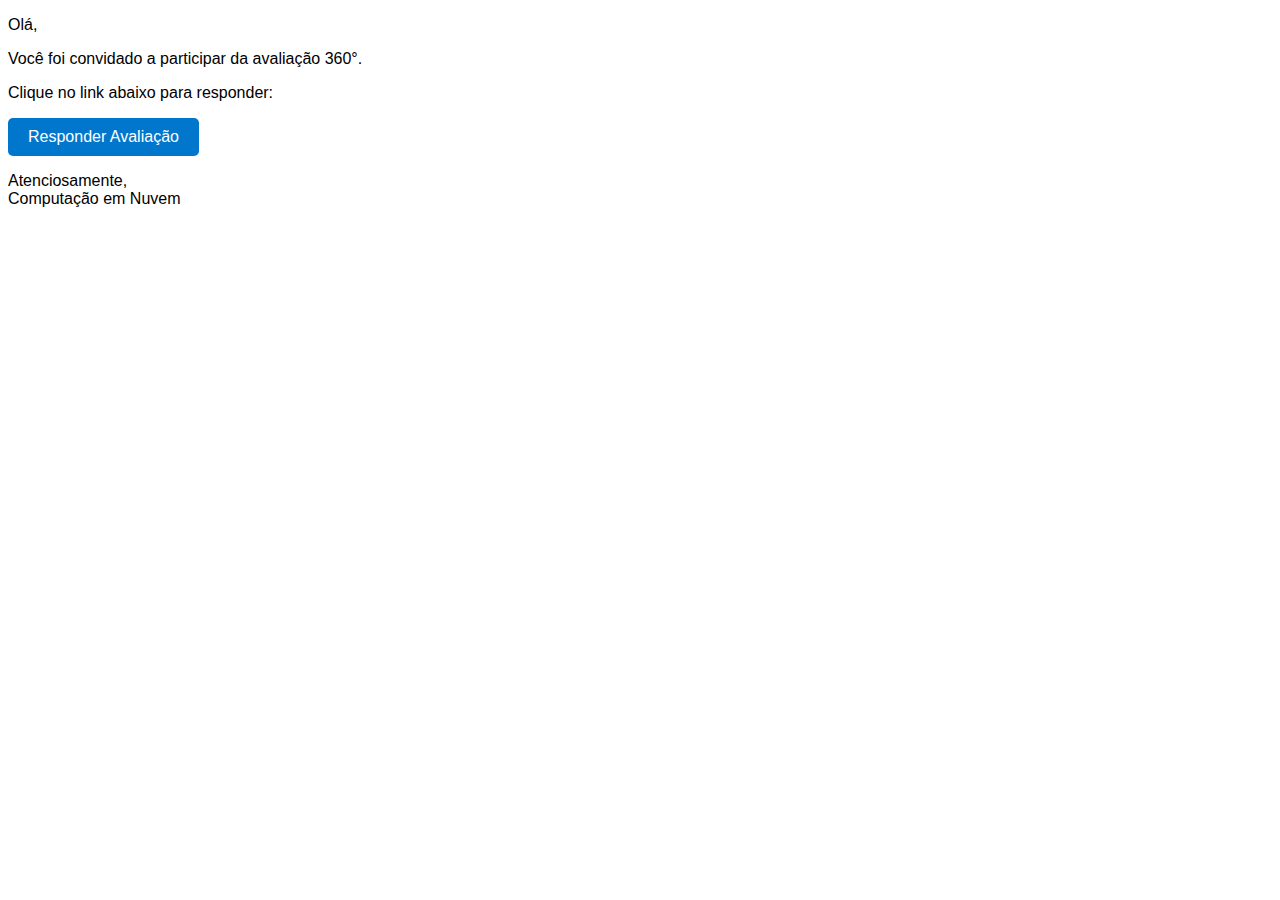
<file: template-email.html>
<!DOCTYPE html>
<html>
<head>
  <meta charset="UTF-8">
  <title>Convite para Avaliação 360°</title>
</head>
<body style="font-family: sans-serif;">
  <p>Olá,</p>
  <p>Você foi convidado a participar da avaliação 360°.</p>
  <p>Clique no link abaixo para responder:</p>
  <a href="{{evaluationLink}}" style="display: inline-block; padding: 10px 20px; background-color: #0077cc; color: white; text-decoration: none; border-radius: 5px;">Responder Avaliação</a>
  <p>Atenciosamente,<br>Computação em Nuvem</p>
</body>
</html>
</file>
<file: styles/avaliacao360.css>
/* Base Styles */
:root {
  --primary-color: #0077cc;
  --secondary-color: #005fa3;
  --accent-color: #00aaff;
  --text-color: #333333;
  --light-color: #f8f9fa;
  --border-color: #ddd;
  --success-color: #28a745;
  --warning-color: #ffc107;
  --danger-color: #dc3545;
  --card-bg: #ffffff;
  --header-bg: #f0f8ff;
  --footer-bg: #333;
  --footer-text: #fff;
  --rating-active: #ffc107;
  --rating-hover: #ffdb70;
}

* {
  margin: 0;
  padding: 0;
  box-sizing: border-box;
}

body {
  font-family: 'Segoe UI', Tahoma, Geneva, Verdana, sans-serif;
  line-height: 1.6;
  color: var(--text-color);
  background-color: var(--light-color);
}

.container {
  max-width: 1200px;
  margin: 0 auto;
  padding: 0 20px;
}

h1, h2, h3, h4, h5 {
  color: var(--primary-color);
  margin-bottom: 1rem;
}

a {
  color: var(--primary-color);
  text-decoration: none;
  transition: color 0.3s;
}

a:hover {
  color: var(--secondary-color);
  text-decoration: underline;
}

section {
  margin: 2rem 0;
  padding: 2rem;
  background-color: var(--card-bg);
  border-radius: 8px;
  box-shadow: 0 2px 10px rgba(0, 0, 0, 0.1);
}

/* Navigation */
.navbar {
  display: flex;
  justify-content: space-between;
  align-items: center;
  padding: 1rem 2rem;
  background-color: var(--header-bg);
  box-shadow: 0 2px 4px rgba(0, 0, 0, 0.1);
}

.logo a {
  font-size: 1.5rem;
  font-weight: bold;
  color: var(--primary-color);
  text-decoration: none;
}

.nav-links {
  display: flex;
  list-style: none;
}

.nav-links li {
  margin-left: 2rem;
}

.nav-links a {
  text-decoration: none;
  color: var(--text-color);
  font-weight: 500;
  transition: color 0.3s;
}

.nav-links a:hover,
.nav-links a.active {
  color: var(--primary-color);
}

.burger {
  display: none;
  cursor: pointer;
}

.burger div {
  width: 25px;
  height: 3px;
  background-color: var(--text-color);
  margin: 5px;
  transition: all 0.3s ease;
}

/* Evaluation Header */
.evaluation-header {
  text-align: center;
  padding: 2rem 0;
}

.evaluation-header h1 {
  font-size: 2.5rem;
  margin-bottom: 1rem;
}

.description {
  max-width: 800px;
  margin: 0 auto;
  font-size: 1.1rem;
  color: #555;
}

/* Process Steps */
.process-steps {
  display: flex;
  justify-content: space-between;
  flex-wrap: wrap;
  gap: 1.5rem;
  margin-top: 2rem;
}

.step {
  flex: 1;
  min-width: 200px;
  text-align: center;
  padding: 1.5rem;
  background-color: white;
  border-radius: 8px;
  box-shadow: 0 3px 10px rgba(0, 0, 0, 0.1);
  transition: transform 0.3s;
}

.step:hover {
  transform: translateY(-5px);
}

.step-icon {
  font-size: 2.5rem;
  color: var(--primary-color);
  margin-bottom: 1rem;
}

.step h3 {
  color: var(--primary-color);
  margin-bottom: 0.8rem;
}

/* Criteria Cards */
.criteria-cards {
  display: grid;
  grid-template-columns: repeat(auto-fill, minmax(250px, 1fr));
  gap: 1.5rem;
  margin-top: 2rem;
}

.criteria-card {
  padding: 1.5rem;
  background-color: white;
  border-radius: 8px;
  box-shadow: 0 3px 10px rgba(0, 0, 0, 0.1);
  text-align: center;
  transition: transform 0.3s;
}

.criteria-card:hover {
  transform: translateY(-5px);
}

.criteria-icon {
  font-size: 2rem;
  color: var(--primary-color);
  margin-bottom: 1rem;
}

.criteria-card h3 {
  margin-bottom: 1rem;
}

.criteria-scale {
  display: flex;
  justify-content: space-between;
  margin-top: 1rem;
  padding: 0.5rem 0;
  border-top: 1px solid #eee;
}

.criteria-scale span {
  width: 30px;
  height: 30px;
  display: flex;
  align-items: center;
  justify-content: center;
  background-color: #f0f0f0;
  border-radius: 50%;
  font-weight: bold;
}

/* Current Evaluations */
.evaluation-list {
  margin-top: 1.5rem;
}

.loading {
  text-align: center;
  padding: 2rem;
}

.loading i {
  font-size: 2rem;
  color: var(--primary-color);
  margin-bottom: 1rem;
}

.evaluation-card {
  display: flex;
  justify-content: space-between;
  align-items: center;
  padding: 1.5rem;
  margin-bottom: 1rem;
  background-color: white;
  border-radius: 8px;
  box-shadow: 0 2px 8px rgba(0, 0, 0, 0.1);
  transition: transform 0.3s;
}

.evaluation-card:hover {
  transform: translateY(-3px);
}

.evaluation-info {
  flex: 1;
}

.evaluation-info h3 {
  margin-bottom: 0.5rem;
}

.evaluation-meta {
  color: #666;
  font-size: 0.9rem;
}

.evaluation-status {
  display: inline-block;
  padding: 0.3rem 0.8rem;
  border-radius: 50px;
  font-size: 0.8rem;
  font-weight: bold;
  text-transform: uppercase;
}

.status-open {
  background-color: #e3f2fd;
  color: var(--primary-color);
}

.status-completed {
  background-color: #e8f5e9;
  color: var(--success-color);
}

.status-expired {
  background-color: #fafafa;
  color: #999;
}

.evaluation-action {
  margin-left: 1rem;
}

.btn-evaluate {
  padding: 0.6rem 1.2rem;
  background-color: var(--primary-color);
  color: white;
  border: none;
  border-radius: 4px;
  font-weight: 600;
  cursor: pointer;
  transition: background-color 0.3s;
}

.btn-evaluate:hover {
  background-color: var(--secondary-color);
}

.btn-evaluate:disabled {
  background-color: #ccc;
  cursor: not-allowed;
}

/* Evaluation Form */
.evaluation-form-section {
  background-color: #f9f9f9;
}

.form-container {
  background-color: white;
  border-radius: 8px;
  box-shadow: 0 4px 12px rgba(0, 0, 0, 0.1);
  overflow: hidden;
}

.form-header {
  background-color: var(--primary-color);
  color: white;
  padding: 1.5rem;
  text-align: center;
}

.form-header h3, .form-header p {
  color: white;
  margin: 0.3rem 0;
}

.form-section {
  padding: 1.5rem;
  border-bottom: 1px solid #eee;
}

.form-group {
  margin-bottom: 1.2rem;
}

.form-group label {
  display: block;
  margin-bottom: 0.5rem;
  font-weight: 600;
}

.rating-container {
  display: flex;
  align-items: center;
}

.rating {
  display: flex;
  flex-direction: row-reverse;
  gap: 0.5rem;
}

.rating input {
  display: none;
}

.rating label {
  cursor: pointer;
  width: 40px;
  height: 40px;
  background-color: #f0f0f0;
  border-radius: 4px;
  display: flex;
  align-items: center;
  justify-content: center;
  font-weight: bold;
  transition: all 0.3s;
}

.rating label:hover,
.rating label:hover ~ label,
.rating input:checked ~ label {
  background-color: var(--rating-active);
  color: white;
}

textarea {
  width: 100%;
  padding: 0.8rem;
  border: 1px solid #ddd;
  border-radius: 4px;
  resize: vertical;
  font-family: inherit;
}

.peer-note {
  font-style: italic;
  color: #666;
  margin-bottom: 1.5rem;
}

.peer-evaluation {
  background-color: #f9f9f9;
  padding: 1.5rem;
  border-radius: 8px;
  margin-bottom: 1.5rem;
}

.peer-evaluation h5 {
  margin-bottom: 1rem;
  padding-bottom: 0.5rem;
  border-bottom: 1px solid #eee;
}

.form-actions {
  padding: 1.5rem;
  text-align: right;
  background-color: #f9f9f9;
}

.btn-submit, .btn-cancel {
  padding: 0.8rem 1.5rem;
  border: none;
  border-radius: 4px;
  font-weight: 600;
  cursor: pointer;
  transition: background-color 0.3s;
}

.btn-submit {
  background-color: var(--success-color);
  color: white;
  margin-left: 1rem;
}

.btn-submit:hover {
  background-color: #218838;
}

.btn-cancel {
  background-color: #f8f9fa;
  color: #333;
  border: 1px solid #ddd;
}

.btn-cancel:hover {
  background-color: #e2e6ea;
}

/* FAQ Accordion */
.accordion {
  margin-top: 1.5rem;
}

.accordion-item {
  margin-bottom: 1rem;
  border: 1px solid var(--border-color);
  border-radius: 8px;
  overflow: hidden;
}

.accordion-button {
  width: 100%;
  display: flex;
  justify-content: space-between;
  align-items: center;
  padding: 1rem;
  background-color: var(--light-color);
  border: none;
  text-align: left;
  font-weight: 600;
  cursor: pointer;
  transition: background-color 0.3s;
}

.accordion-button:hover {
  background-color: #e9ecef;
}

.accordion-content {
  display: none;
  padding: 1.5rem;
  border-top: 1px solid var(--border-color);
}

.accordion-content.active {
  display: block;
}

/* Footer */
footer {
  background-color: var(--footer-bg);
  color: var(--footer-text);
  text-align: center;
  padding: 2rem 0;
  margin-top: 3rem;
}

/* Success and Error Messages */
.message {
  padding: 1rem;
  margin: 1rem 0;
  border-radius: 4px;
  text-align: center;
}

.success-message {
  background-color: #d4edda;
  color: #155724;
  border: 1px solid #c3e6cb;
}

.error-message {
  background-color: #f8d7da;
  color: #721c24;
  border: 1px solid #f5c6cb;
}

/* Responsive Design */
@media screen and (max-width: 768px) {
  .nav-links {
    display: none;
  }
  
  .burger {
    display: block;
  }
  
  .process-steps {
    flex-direction: column;
  }
  
  .criteria-cards {
    grid-template-columns: 1fr;
  }
  
  .evaluation-card {
    flex-direction: column;
    align-items: flex-start;
  }
  
  .evaluation-action {
    margin-left: 0;
    margin-top: 1rem;
    width: 100%;
  }
  
  .btn-evaluate {
    width: 100%;
  }
  
  .form-actions {
    text-align: center;
  }
  
  .btn-submit, .btn-cancel {
    width: 100%;
    margin: 0.5rem 0;
  }
  
  .btn-submit {
    margin-left: 0;
  }
  
  .rating label {
    width: 35px;
    height: 35px;
  }
}

/* Active States for Mobile Menu */
.nav-active {
  display: flex;
  flex-direction: column;
  position: absolute;
  right: 0;
  top: 70px;
  width: 100%;
  background-color: var(--header-bg);
  padding: 1rem;
  z-index: 100;
}

.nav-active li {
  margin: 1rem 0;
}

.toggle .line1 {
  transform: rotate(-45deg) translate(-5px, 6px);
}

.toggle .line2 {
  opacity: 0;
}

.toggle .line3 {
  transform: rotate(45deg) translate(-5px, -6px);
}

/* Animations */
@keyframes fadeIn {
  from {
    opacity: 0;
    transform: translateY(20px);
  }
  to {
    opacity: 1;
    transform: translateY(0);
  }
}

.fade-in {
  animation: fadeIn 0.5s ease forwards;
}

@keyframes spin {
  from {
    transform: rotate(0deg);
  }
  to {
    transform: rotate(360deg);
  }
}

.spinner {
  animation: spin 1s linear infinite;
}

/* Form validation styles */
.error {
  border: 1px solid var(--danger-color) !important;
}

.error-text {
  color: var(--danger-color);
  font-size: 0.8rem;
  margin-top: 0.3rem;
}

/* Progress tracking in form */
.form-progress {
  display: flex;
  justify-content: space-between;
  margin-bottom: 2rem;
  position: relative;
}

.progress-step {
  width: 30px;
  height: 30px;
  border-radius: 50%;
  background-color: #f0f0f0;
  display: flex;
  align-items: center;
  justify-content: center;
  font-weight: bold;
  z-index: 2;
}

.progress-step.active {
  background-color: var(--primary-color);
  color: white;
}

.progress-step.completed {
  background-color: var(--success-color);
  color: white;
}

.progress-line {
  position: absolute;
  top: 15px;
  left: 30px;
  right: 30px;
  height: 2px;
  background-color: #f0f0f0;
  z-index: 1;
}

.progress-line-fill {
  height: 100%;
  background-color: var(--success-color);
  width: 0;
  transition: width 0.3s ease;
}
</file>
<file: styles/projeto1.css>
/* Base Styles */
:root {
  --primary-color: #0077cc;
  --secondary-color: #005fa3;
  --accent-color: #00aaff;
  --text-color: #333333;
  --light-color: #f8f9fa;
  --border-color: #ddd;
  --success-color: #28a745;
  --warning-color: #ffc107;
  --danger-color: #dc3545;
  --card-bg: #ffffff;
  --header-bg: #f0f8ff;
  --footer-bg: #333;
  --footer-text: #fff;
}

* {
  margin: 0;
  padding: 0;
  box-sizing: border-box;
}

body {
  font-family: 'Segoe UI', Tahoma, Geneva, Verdana, sans-serif;
  line-height: 1.6;
  color: var(--text-color);
  background-color: var(--light-color);
}

.container {
  max-width: 1200px;
  margin: 0 auto;
  padding: 0 20px;
}

h1, h2, h3, h4 {
  color: var(--primary-color);
  margin-bottom: 1rem;
}

a {
  color: var(--primary-color);
  text-decoration: none;
  transition: color 0.3s;
}

a:hover {
  color: var(--secondary-color);
  text-decoration: underline;
}

ul {
  list-style-position: inside;
  margin: 1rem 0;
}

section {
  margin: 2rem 0;
  padding: 2rem;
  background-color: var(--card-bg);
  border-radius: 8px;
  box-shadow: 0 2px 10px rgba(0, 0, 0, 0.1);
}

/* Navigation */
.navbar {
  display: flex;
  justify-content: space-between;
  align-items: center;
  padding: 1rem 2rem;
  background-color: var(--header-bg);
  box-shadow: 0 2px 4px rgba(0, 0, 0, 0.1);
}

.logo a {
  font-size: 1.5rem;
  font-weight: bold;
  color: var(--primary-color);
  text-decoration: none;
}

.nav-links {
  display: flex;
  list-style: none;
}

.nav-links li {
  margin-left: 2rem;
}

.nav-links a {
  text-decoration: none;
  color: var(--text-color);
  font-weight: 500;
  transition: color 0.3s;
}

.nav-links a:hover,
.nav-links a.active {
  color: var(--primary-color);
}

.burger {
  display: none;
  cursor: pointer;
}

.burger div {
  width: 25px;
  height: 3px;
  background-color: var(--text-color);
  margin: 5px;
  transition: all 0.3s ease;
}

/* Project Header */
.project-header {
  text-align: center;
  padding: 2rem 0;
}

.project-header h1 {
  font-size: 2.5rem;
  margin-bottom: 1.5rem;
  color: var(--primary-color);
}

.badges {
  display: flex;
  justify-content: center;
  flex-wrap: wrap;
  gap: 1rem;
  margin-top: 1.5rem;
}

.badge {
  display: inline-block;
  padding: 0.25em 0.4em;
  font-size: 0.75em;
  font-weight: 700;
  line-height: 1;
  text-align: center;
  white-space: nowrap;
  vertical-align: baseline;
  border-radius: 0.25rem;
  transition: color 0.15s ease-in-out, background-color 0.15s ease-in-out,
    border-color 0.15s ease-in-out, box-shadow 0.15s ease-in-out;
}

.badge-pill {
  padding-right: 0.6em;
  padding-left: 0.6em;
  border-radius: 10rem;
}

.badge-success {
  color: #fff;
  background-color: #28a745;
}

.badge-info {
  color: #fff;
  background-color: #17a2b8;
}

.badge-icon {
  font-size: 1.5rem;
  margin-right: 0.5rem;
}

.badge-name {
  font-weight: 600;
  color: var(--primary-color);
}

/* Project Overview */
.project-overview {
  background-color: var(--header-bg);
}

.objectives ul li {
  margin-bottom: 0.5rem;
}

/* Project Options */
.option-card {
  margin-bottom: 1.5rem;
  border: 1px solid var(--border-color);
  border-radius: 8px;
  overflow: hidden;
  transition: transform 0.3s, box-shadow 0.3s;
}

.option-card:hover {
  transform: translateY(-5px);
  box-shadow: 0 8px 15px rgba(0, 0, 0, 0.1);
}

.option-header {
  background-color: var(--primary-color);
  color: white;
  padding: 1rem;
}

.option-header h3 {
  color: white;
  margin: 0;
}

.option-content {
  padding: 1.5rem;
}

.option-content p {
  margin-bottom: 0.8rem;
}

/* Roadmap */
.roadmap-step {
  display: flex;
  margin-bottom: 2rem;
  gap: 1.5rem;
}

.step-number {
  display: flex;
  align-items: center;
  justify-content: center;
  width: 50px;
  height: 50px;
  background-color: var(--primary-color);
  color: white;
  font-size: 1.5rem;
  font-weight: bold;
  border-radius: 50%;
  flex-shrink: 0;
}

.step-content {
  flex: 1;
}

.tasks h4 {
  margin-top: 1rem;
  margin-bottom: 0.5rem;
  color: var(--secondary-color);
}

/* Resources */
.resources-grid {
  display: grid;
  grid-template-columns: repeat(auto-fill, minmax(250px, 1fr));
  gap: 1.5rem;
}

.resource-card {
  padding: 1.5rem;
  border: 1px solid var(--border-color);
  border-radius: 8px;
  background-color: white;
  transition: transform 0.3s;
}

.resource-card:hover {
  transform: translateY(-5px);
}

.resource-icon {
  font-size: 2rem;
  color: var(--primary-color);
  margin-bottom: 1rem;
  text-align: center;
}

.resource-card h3 {
  text-align: center;
  margin-bottom: 1rem;
}

.resource-card ul {
  padding-left: 1rem;
}

.resource-card li {
  margin-bottom: 0.5rem;
}

/* Evaluation Table */
.evaluation-table {
  width: 100%;
  border-collapse: collapse;
  margin: 1.5rem 0;
}

.evaluation-table th,
.evaluation-table td {
  padding: 1rem;
  text-align: left;
  border: 1px solid var(--border-color);
}

.evaluation-table th {
  background-color: var(--primary-color);
  color: white;
}

.evaluation-table tr:nth-child(even) {
  background-color: var(--light-color);
}

/* Deliverables */
.deliverables-list {
  display: grid;
  grid-template-columns: repeat(auto-fill, minmax(300px, 1fr));
  gap: 1rem;
}

.deliverable-item {
  display: flex;
  align-items: center;
  padding: 1rem;
  background-color: #f9f9f9;
  border-radius: 8px;
  gap: 1rem;
}

.checkmark {
  color: var(--success-color);
  font-size: 1.5rem;
  font-weight: bold;
}

/* Extra Challenges */
.extra-challenges {
  display: grid;
  grid-template-columns: repeat(auto-fill, minmax(300px, 1fr));
  gap: 1rem;
}

.challenge-item {
  display: flex;
  align-items: center;
  padding: 1rem;
  background-color: #fff4e6;
  border-radius: 8px;
  border-left: 4px solid #ff9500;
  gap: 1rem;
}

.challenge-icon {
  font-size: 1.5rem;
}

/* FAQ Accordion */
.accordion {
  margin-top: 1.5rem;
}

.accordion-item {
  margin-bottom: 1rem;
  border: 1px solid var(--border-color);
  border-radius: 8px;
  overflow: hidden;
}

.accordion-button {
  width: 100%;
  display: flex;
  justify-content: space-between;
  align-items: center;
  padding: 1rem;
  background-color: var(--light-color);
  border: none;
  text-align: left;
  font-weight: 600;
  cursor: pointer;
  transition: background-color 0.3s;
}

.accordion-button:hover {
  background-color: #e9ecef;
}

.accordion-content {
  display: none;
  padding: 1.5rem;
  border-top: 1px solid var(--border-color);
}

.accordion-content.active {
  display: block;
}

/* Prompts */
.prompts-container {
  display: grid;
  grid-template-columns: repeat(auto-fill, minmax(300px, 1fr));
  gap: 1.5rem;
}

.prompt-card {
  border: 1px solid var(--border-color);
  border-radius: 8px;
  overflow: hidden;
}

.prompt-card h3 {
  background-color: var(--primary-color);
  color: white;
  padding: 1rem;
  margin: 0;
}

.prompt-content {
  padding: 1.5rem;
  background-color: #f8f9fa;
}

.prompt-content p {
  font-style: italic;
  color: #555;
}

/* Footer */
footer {
  background-color: var(--footer-bg);
  color: var(--footer-text);
  text-align: center;
  padding: 2rem 0;
  margin-top: 3rem;
}

/* Responsive Design */
@media screen and (max-width: 768px) {
  .nav-links {
    display: none;
  }
  
  .burger {
    display: block;
  }
  
  .resources-grid,
  .deliverables-list,
  .extra-challenges,
  .prompts-container {
    grid-template-columns: 1fr;
  }
  
  .roadmap-step {
    flex-direction: column;
    align-items: center;
    text-align: center;
  }
  
  .evaluation-table {
    font-size: 0.9rem;
  }
  
  .project-header h1 {
    font-size: 2rem;
  }
}

/* Active States for Mobile Menu */
.nav-active {
  display: flex;
  flex-direction: column;
  position: absolute;
  right: 0;
  top: 70px;
  width: 100%;
  background-color: var(--header-bg);
  padding: 1rem;
  z-index: 100;
}

.nav-active li {
  margin: 1rem 0;
}

.toggle .line1 {
  transform: rotate(-45deg) translate(-5px, 6px);
}

.toggle .line2 {
  opacity: 0;
}

.toggle .line3 {
  transform: rotate(45deg) translate(-5px, -6px);
}
</file>
